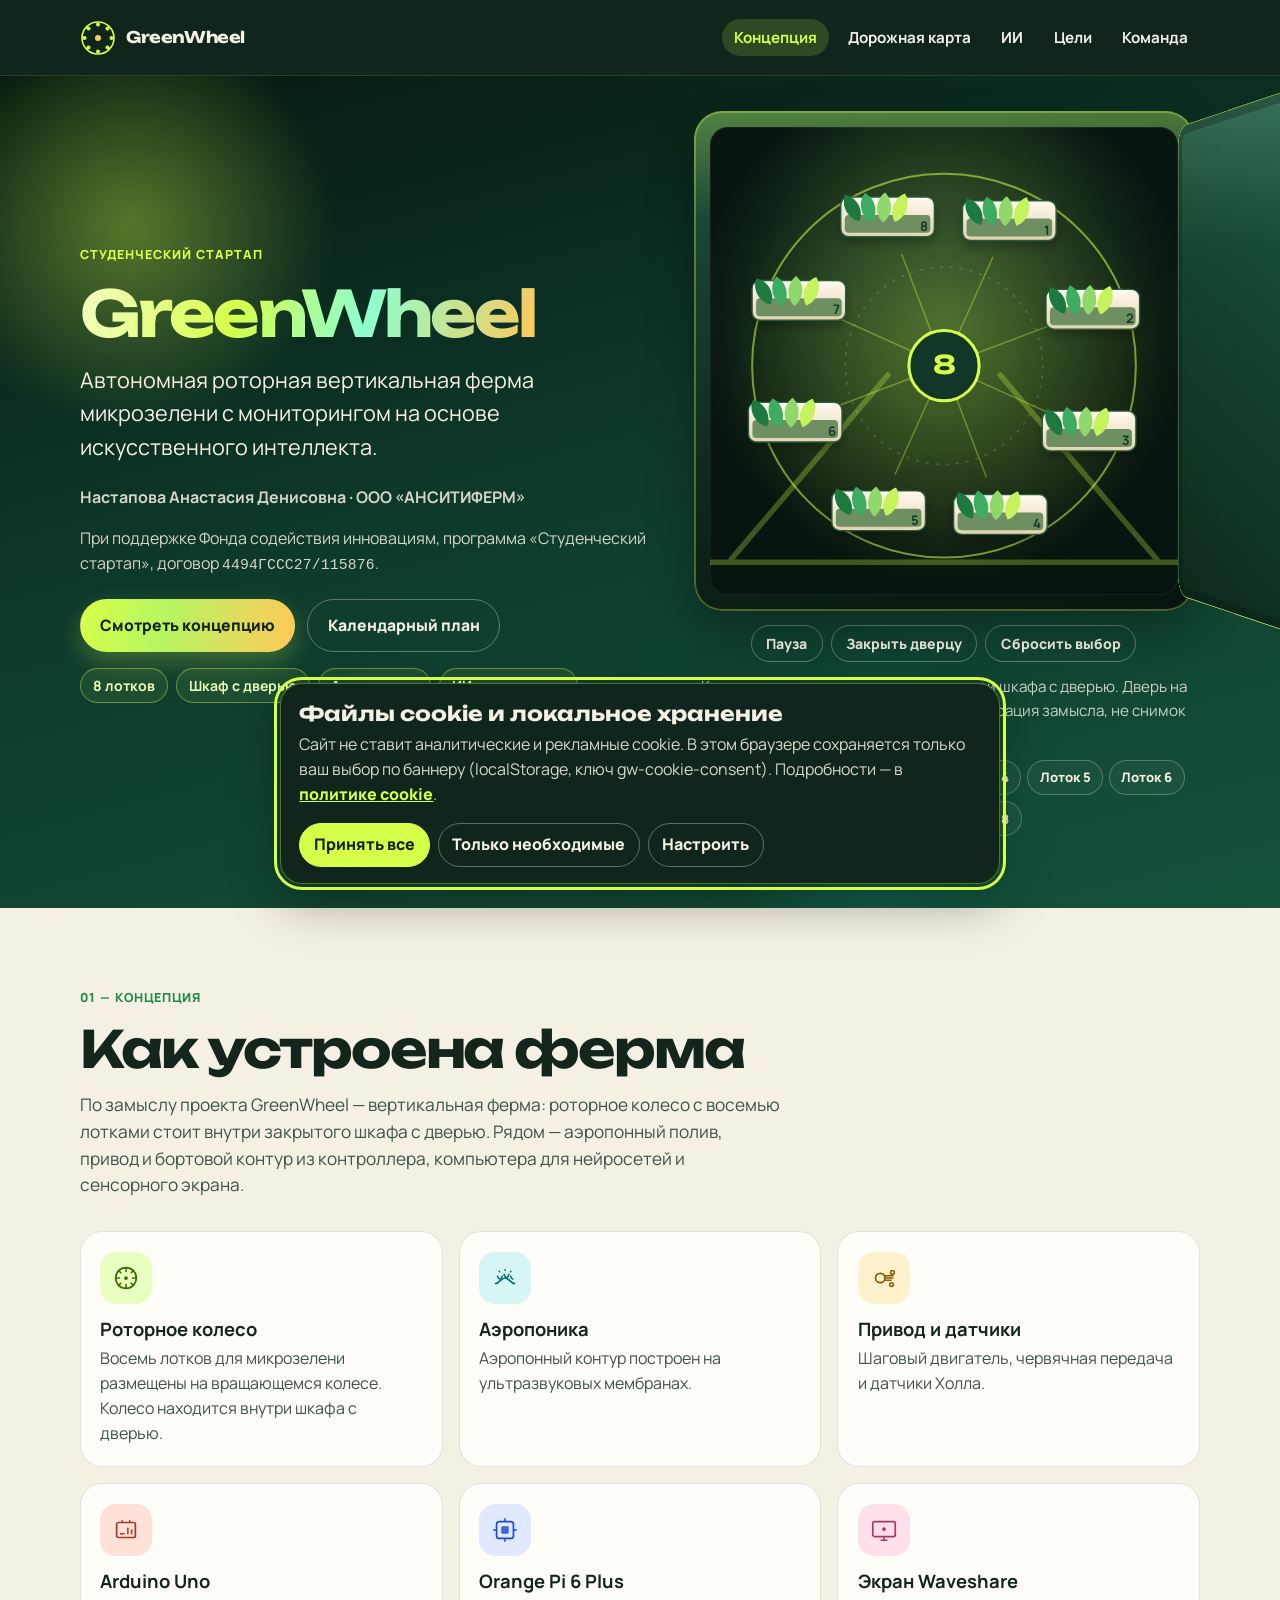
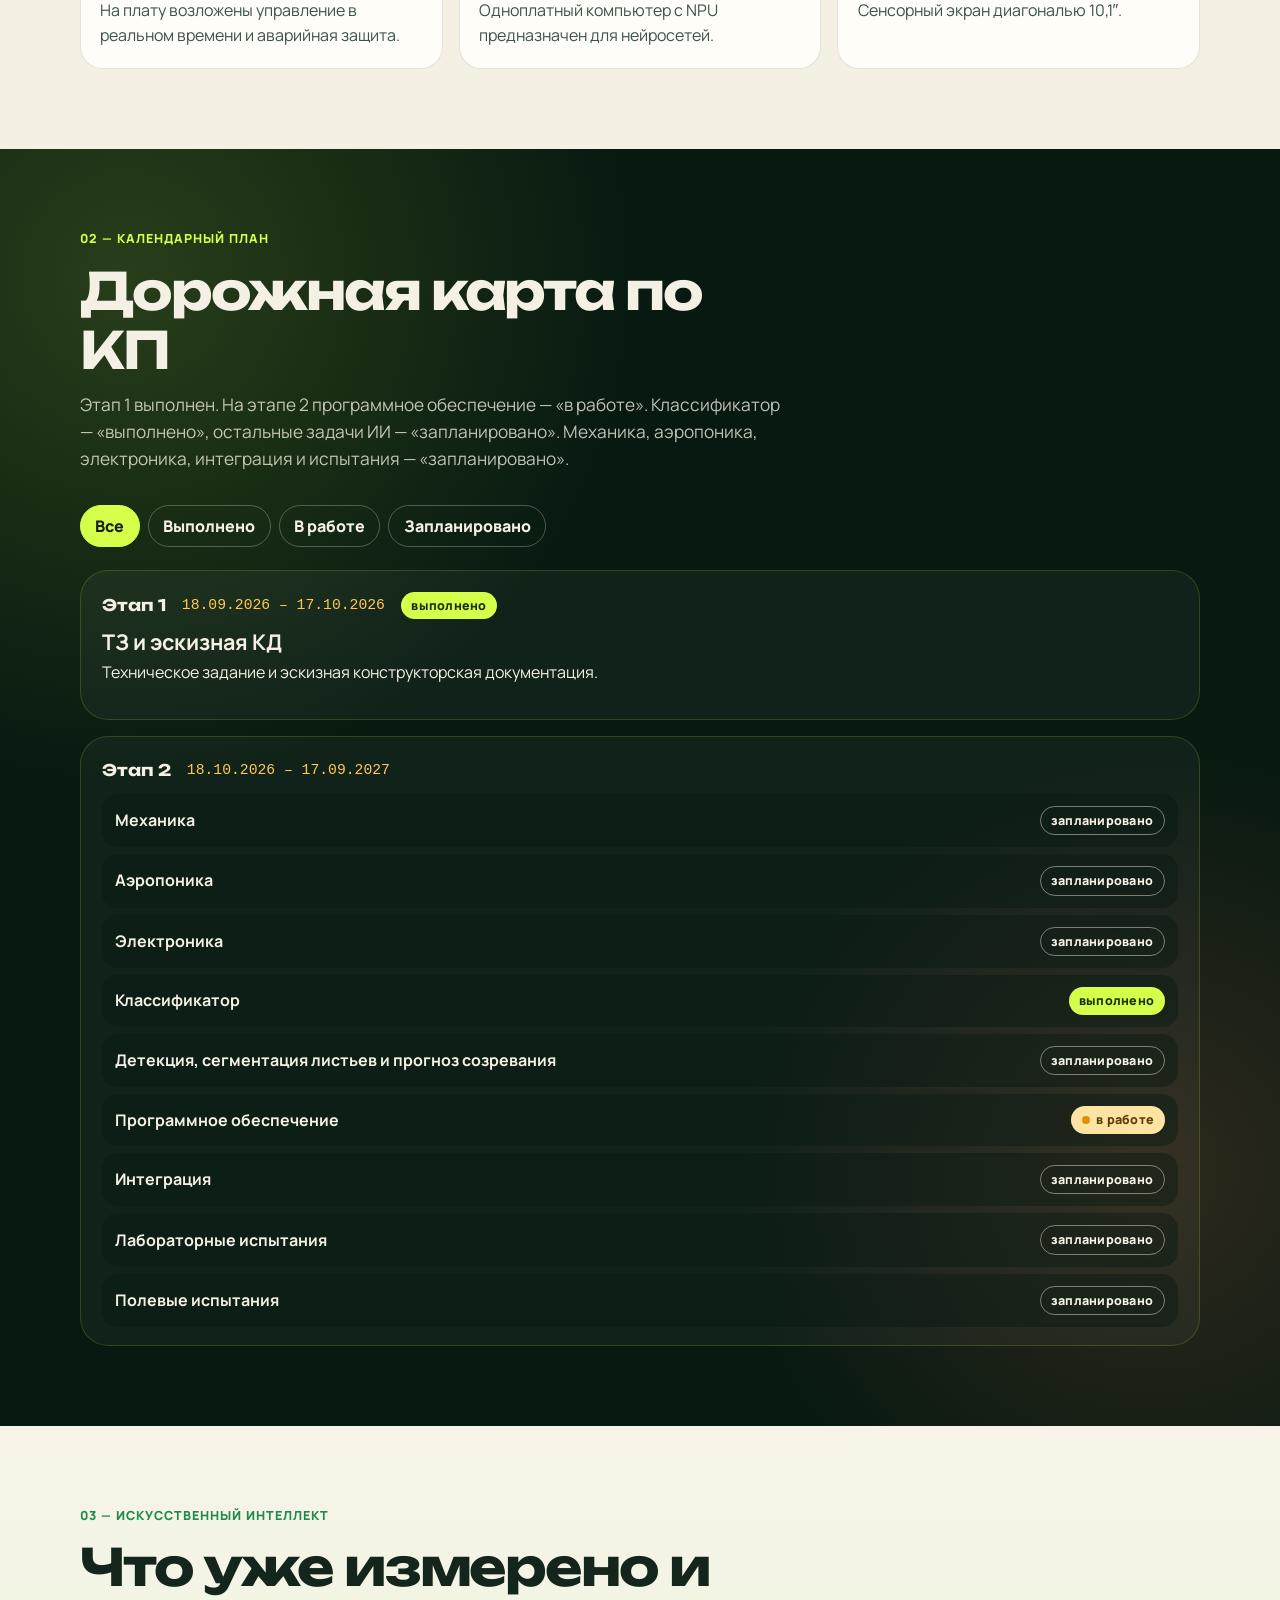
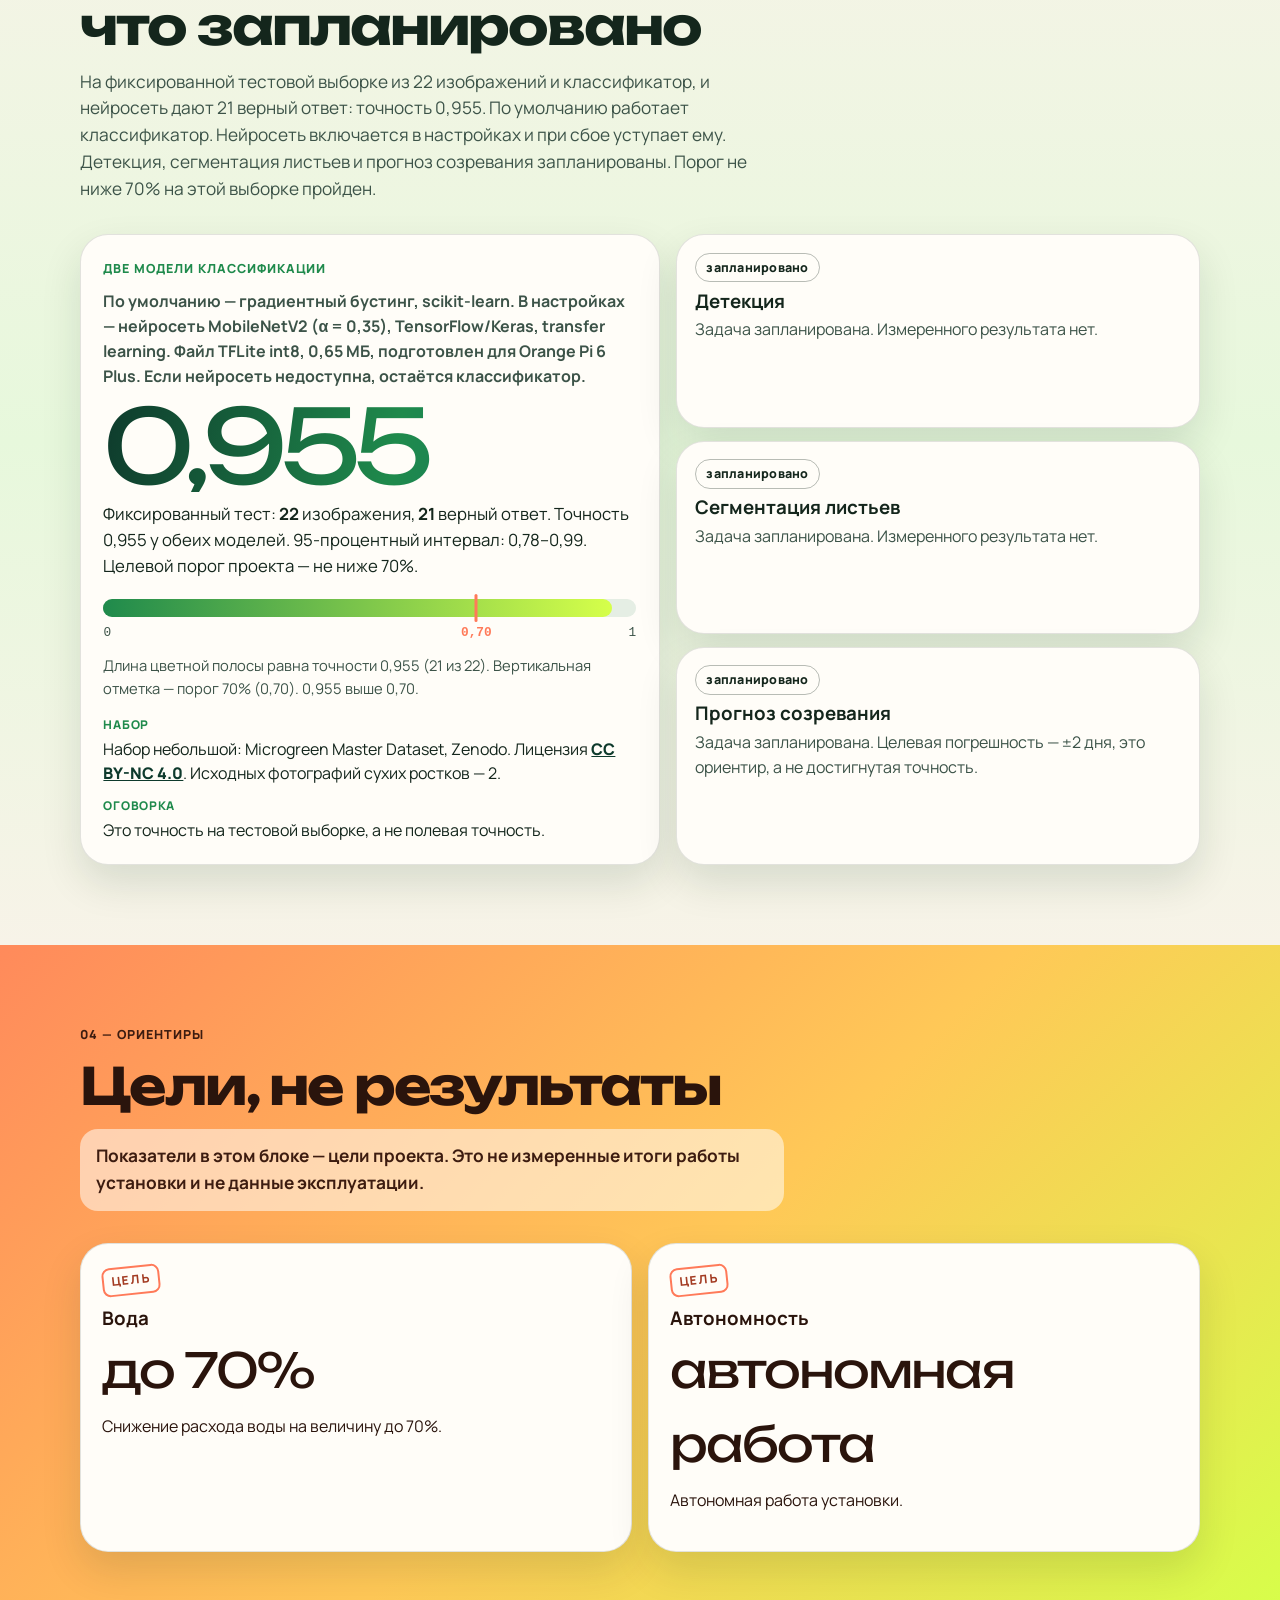
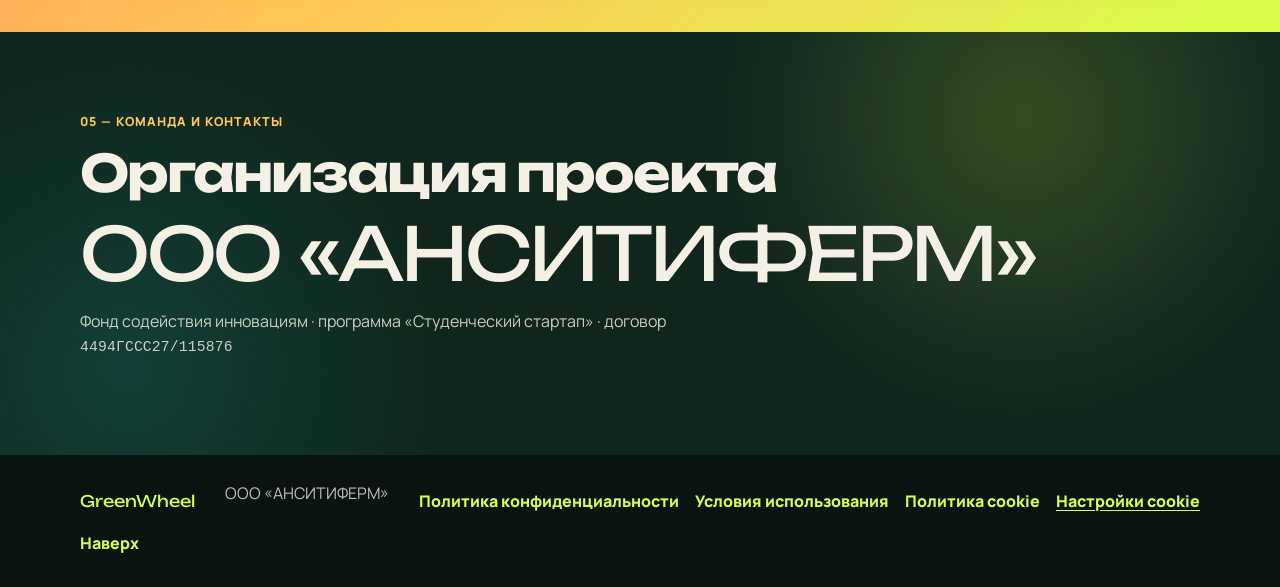
<file: index.html>
<!DOCTYPE html>
<html lang="ru">
<head>
  <meta charset="utf-8">
  <meta name="viewport" content="width=device-width, initial-scale=1">
  <title>GreenWheel — автономная роторная ферма микрозелени</title>
  <meta name="description" content="GreenWheel — автономная роторная вертикальная ферма микрозелени с ИИ-мониторингом. Студенческий стартап ООО «АНСИТИФЕРМ» при поддержке Фонда содействия инновациям.">
  <meta name="theme-color" content="#0e3a2c">
  <meta property="og:title" content="GreenWheel — автономная роторная ферма микрозелени">
  <meta property="og:description" content="Роторное колесо на 8 лотков внутри шкафа с дверью, аэропоника и мониторинг на основе искусственного интеллекта. ООО «АНСИТИФЕРМ», программа «Студенческий стартап».">
  <meta property="og:type" content="website">
  <meta property="og:url" content="https://whoviski.github.io/greenwheel-site/">
  <meta property="og:locale" content="ru_RU">
  <link rel="canonical" href="https://whoviski.github.io/greenwheel-site/">
  <link rel="icon" href="favicon.svg" type="image/svg+xml">
  <link rel="stylesheet" href="css/style.css">
  <script>document.documentElement.classList.add("js");</script>
</head>
<body>
  <a class="skip-link" href="#content">К содержанию</a>
  <div class="scroll-progress" aria-hidden="true"><span id="scroll-bar"></span></div>

  <header class="site-header" id="top">
    <nav class="nav" aria-label="Разделы страницы">
      <a class="logo" href="#top">
        <svg class="logo-mark" viewBox="0 0 36 36" aria-hidden="true">
          <circle cx="18" cy="18" r="16" fill="none" stroke="currentColor" stroke-width="1.6"/>
          <g class="logo-spin">
            <circle cx="18" cy="4.5" r="2" fill="currentColor"/>
            <circle cx="27.5" cy="8.5" r="2" fill="currentColor"/>
            <circle cx="31.5" cy="18" r="2" fill="currentColor"/>
            <circle cx="27.5" cy="27.5" r="2" fill="currentColor"/>
            <circle cx="18" cy="31.5" r="2" fill="currentColor"/>
            <circle cx="8.5" cy="27.5" r="2" fill="currentColor"/>
            <circle cx="4.5" cy="18" r="2" fill="currentColor"/>
            <circle cx="8.5" cy="8.5" r="2" fill="currentColor"/>
          </g>
          <circle cx="18" cy="18" r="3" fill="#ffc857"/>
        </svg>
        <span>GreenWheel</span>
      </a>
      <button class="nav-toggle" type="button" aria-expanded="false" aria-controls="site-menu">
        <span class="sr-only">Открыть меню</span>
        <span class="nav-toggle-bars" aria-hidden="true"></span>
      </button>
      <ul class="menu" id="site-menu">
        <li><a href="#concept">Концепция</a></li>
        <li><a href="#roadmap">Дорожная карта</a></li>
        <li><a href="#ai">ИИ</a></li>
        <li><a href="#goals">Цели</a></li>
        <li><a href="#team">Команда</a></li>
      </ul>
    </nav>
  </header>

  <main id="content">
    <section class="hero" aria-labelledby="hero-title">
      <div class="hero-bg" aria-hidden="true">
        <span class="blob blob-a"></span>
        <span class="blob blob-b"></span>
        <span class="blob blob-c"></span>
      </div>
      <div class="container hero-grid">
        <div class="hero-copy">
          <p class="eyebrow reveal">Студенческий стартап</p>
          <h1 id="hero-title" class="reveal" style="--d: 60ms"><span class="gradient-text">GreenWheel</span></h1>
          <p class="lead reveal" style="--d: 120ms">Автономная роторная вертикальная ферма микрозелени с мониторингом на основе искусственного интеллекта.</p>
          <p class="byline reveal" style="--d: 180ms">Настапова Анастасия Денисовна · ООО «АНСИТИФЕРМ»</p>
          <p class="support reveal" style="--d: 220ms">При поддержке Фонда содействия инновациям, программа «Студенческий стартап», договор <span class="contract">4494ГССС27/115876</span>.</p>
          <div class="hero-actions reveal" style="--d: 280ms">
            <a class="btn btn-primary" href="#concept">Смотреть концепцию</a>
            <a class="btn btn-ghost" href="#roadmap">Календарный план</a>
          </div>
          <ul class="pills reveal" style="--d: 340ms">
            <li>8 лотков</li>
            <li>Шкаф с дверью</li>
            <li>Аэропоника</li>
            <li>ИИ-мониторинг</li>
          </ul>
        </div>

        <div class="hero-visual reveal" style="--d: 160ms">
          <div class="cabinet" id="cabinet">
            <div class="cabinet-shell">
              <div class="cabinet-interior">
          <div class="wheel-wrap" id="wheel-wrap">
            <svg class="wheel-svg" viewBox="0 0 200 200" role="img" aria-label="Роторное колесо с восемью лотками внутри шкафа с дверью">
              <circle cx="100" cy="100" r="78" fill="none" stroke="rgba(214,255,74,0.35)" stroke-width="2"/>
              <circle cx="100" cy="100" r="46" fill="none" stroke="rgba(255,255,255,0.18)" stroke-dasharray="3 6"/>
              <g class="spin">
                <g stroke="rgba(214,255,74,0.45)" stroke-width="1.4">
                  <line x1="100" y1="100" x2="100" y2="36"/>
                  <line x1="100" y1="100" x2="145" y2="55"/>
                  <line x1="100" y1="100" x2="164" y2="100"/>
                  <line x1="100" y1="100" x2="145" y2="145"/>
                  <line x1="100" y1="100" x2="100" y2="164"/>
                  <line x1="100" y1="100" x2="55" y2="145"/>
                  <line x1="100" y1="100" x2="36" y2="100"/>
                  <line x1="100" y1="100" x2="55" y2="55"/>
                </g>
                <g fill="#f4efe2" stroke="#245c40" stroke-width="1.2">
                  <rect x="82" y="22" width="36" height="16" rx="4"/>
                  <rect x="130" y="44" width="36" height="16" rx="4"/>
                  <rect x="156" y="92" width="36" height="16" rx="4"/>
                  <rect x="130" y="140" width="36" height="16" rx="4"/>
                  <rect x="82" y="162" width="36" height="16" rx="4"/>
                  <rect x="34" y="140" width="36" height="16" rx="4"/>
                  <rect x="8" y="92" width="36" height="16" rx="4"/>
                  <rect x="34" y="44" width="36" height="16" rx="4"/>
                </g>
                <g fill="#2f9e57">
                  <ellipse cx="92" cy="27" rx="2.2" ry="4"/>
                  <ellipse cx="100" cy="26" rx="2.2" ry="4.4"/>
                  <ellipse cx="108" cy="27" rx="2.2" ry="3.6"/>
                  <ellipse cx="140" cy="49" rx="2.2" ry="4"/>
                  <ellipse cx="148" cy="48" rx="2.2" ry="4.4"/>
                  <ellipse cx="156" cy="49" rx="2.2" ry="3.6"/>
                  <ellipse cx="166" cy="97" rx="2.2" ry="4"/>
                  <ellipse cx="174" cy="96" rx="2.2" ry="4.4"/>
                  <ellipse cx="182" cy="97" rx="2.2" ry="3.6"/>
                  <ellipse cx="140" cy="145" rx="2.2" ry="4"/>
                  <ellipse cx="148" cy="144" rx="2.2" ry="4.4"/>
                  <ellipse cx="156" cy="145" rx="2.2" ry="3.6"/>
                  <ellipse cx="92" cy="167" rx="2.2" ry="4"/>
                  <ellipse cx="100" cy="166" rx="2.2" ry="4.4"/>
                  <ellipse cx="108" cy="167" rx="2.2" ry="3.6"/>
                  <ellipse cx="44" cy="145" rx="2.2" ry="4"/>
                  <ellipse cx="52" cy="144" rx="2.2" ry="4.4"/>
                  <ellipse cx="60" cy="145" rx="2.2" ry="3.6"/>
                  <ellipse cx="18" cy="97" rx="2.2" ry="4"/>
                  <ellipse cx="26" cy="96" rx="2.2" ry="4.4"/>
                  <ellipse cx="34" cy="97" rx="2.2" ry="3.6"/>
                  <ellipse cx="44" cy="49" rx="2.2" ry="4"/>
                  <ellipse cx="52" cy="48" rx="2.2" ry="4.4"/>
                  <ellipse cx="60" cy="49" rx="2.2" ry="3.6"/>
                </g>
              </g>
              <circle cx="100" cy="100" r="16" fill="#123728" stroke="#d6ff4a" stroke-width="2"/>
              <text x="100" y="105" text-anchor="middle" fill="#d6ff4a" font-size="12" font-family="Manrope, sans-serif" font-weight="700">8</text>
            </svg>
            <canvas id="wheel" width="640" height="640" aria-hidden="true"></canvas>
            <div class="wheel-tip" id="wheel-tip" hidden></div>
          </div>
              </div>
              <button class="cabinet-door" id="cabinet-door" type="button" aria-expanded="false" aria-controls="wheel-wrap">
                <span class="cabinet-door-copy" aria-hidden="true">
                  <span class="cabinet-kicker">Шкаф</span>
                  <span class="cabinet-brand">GreenWheel</span>
                </span>
                <span class="cabinet-handle" aria-hidden="true"></span>
                <span class="sr-only">Открыть дверцу шкафа</span>
              </button>
            </div>
          </div>
          <div class="wheel-controls">
            <button class="btn btn-ghost btn-small" type="button" id="wheel-toggle" aria-pressed="false">Пауза</button>
            <button class="btn btn-ghost btn-small" type="button" id="cabinet-toggle" aria-pressed="false">Открыть дверцу</button>
            <button class="btn btn-ghost btn-small" type="button" id="wheel-reset">Сбросить выбор</button>
          </div>
          <p class="wheel-caption" id="wheel-status" aria-live="polite">Колесо с восемью лотками стоит внутри шкафа с дверью. Дверь на схеме открывается. Вращение — иллюстрация замысла, не снимок установки.</p>
          <div class="tray-picker" role="group" aria-label="Лотки колеса">
            <button type="button" data-tray="0">Лоток 1</button>
            <button type="button" data-tray="1">Лоток 2</button>
            <button type="button" data-tray="2">Лоток 3</button>
            <button type="button" data-tray="3">Лоток 4</button>
            <button type="button" data-tray="4">Лоток 5</button>
            <button type="button" data-tray="5">Лоток 6</button>
            <button type="button" data-tray="6">Лоток 7</button>
            <button type="button" data-tray="7">Лоток 8</button>
          </div>
        </div>
      </div>
    </section>

    <section class="section section-concept" id="concept" aria-labelledby="concept-title">
      <div class="container">
        <div class="section-head reveal">
          <p class="kicker">01 — Концепция</p>
          <h2 id="concept-title">Как устроена ферма</h2>
          <p class="section-lead">По замыслу проекта GreenWheel — вертикальная ферма: роторное колесо с восемью лотками стоит внутри закрытого шкафа с дверью. Рядом — аэропонный полив, привод и бортовой контур из контроллера, компьютера для нейросетей и сенсорного экрана.</p>
        </div>
        <ul class="cards">
          <li class="card reveal" style="--d: 40ms">
            <span class="icon icon-lime" aria-hidden="true">
              <svg viewBox="0 0 32 32"><circle cx="16" cy="16" r="11" fill="none" stroke="currentColor" stroke-width="1.8"/><circle cx="16" cy="16" r="2" fill="currentColor"/><path d="M16 5v4M16 23v4M5 16h4M23 16h4M8 8l2.5 2.5M21.5 21.5 24 24M24 8l-2.5 2.5M8 24l2.5-2.5" stroke="currentColor" stroke-width="1.6" stroke-linecap="round"/></svg>
            </span>
            <h3>Роторное колесо</h3>
            <p>Восемь лотков для микрозелени размещены на вращающемся колесе. Колесо находится внутри шкафа с дверью.</p>
          </li>
          <li class="card reveal" style="--d: 90ms">
            <span class="icon icon-teal" aria-hidden="true">
              <svg viewBox="0 0 32 32"><path d="M6 22c4-1 6-6 10-6s6 5 10 6" fill="none" stroke="currentColor" stroke-width="1.8" stroke-linecap="round"/><path d="M8 14c.5 2 1.5 3 2.5 3S12.5 16 13 14M15 12c.6 2.4 1.6 3.4 2.6 3.4S19.6 14.4 20.2 12M22 14c.5 2 1.5 3 2.5 3" fill="none" stroke="currentColor" stroke-width="1.6" stroke-linecap="round"/><circle cx="10" cy="9" r="1" fill="currentColor"/><circle cx="16" cy="7.5" r="1" fill="currentColor"/><circle cx="22" cy="9" r="1" fill="currentColor"/></svg>
            </span>
            <h3>Аэропоника</h3>
            <p>Аэропонный контур построен на ультразвуковых мембранах.</p>
          </li>
          <li class="card reveal" style="--d: 140ms">
            <span class="icon icon-amber" aria-hidden="true">
              <svg viewBox="0 0 32 32"><circle cx="12" cy="16" r="5" fill="none" stroke="currentColor" stroke-width="1.8"/><path d="M16.5 13.5h9M16.5 16h9M16.5 18.5h7" stroke="currentColor" stroke-width="1.6" stroke-linecap="round"/><circle cx="25" cy="10" r="2" fill="none" stroke="currentColor" stroke-width="1.6"/><circle cx="24" cy="23" r="2" fill="none" stroke="currentColor" stroke-width="1.6"/></svg>
            </span>
            <h3>Привод и датчики</h3>
            <p>Шаговый двигатель, червячная передача и датчики Холла.</p>
          </li>
          <li class="card reveal" style="--d: 190ms">
            <span class="icon icon-coral" aria-hidden="true">
              <svg viewBox="0 0 32 32"><rect x="6" y="8" width="20" height="16" rx="2" fill="none" stroke="currentColor" stroke-width="1.8"/><path d="M10 20h4M18 14v6M22 16v4" stroke="currentColor" stroke-width="1.6" stroke-linecap="round"/><path d="M12 8V6M20 8V6" stroke="currentColor" stroke-width="1.6" stroke-linecap="round"/></svg>
            </span>
            <h3>Arduino Uno</h3>
            <p>На плату возложены управление в реальном времени и аварийная защита.</p>
          </li>
          <li class="card reveal" style="--d: 240ms">
            <span class="icon icon-blue" aria-hidden="true">
              <svg viewBox="0 0 32 32"><rect x="7" y="7" width="18" height="18" rx="3" fill="none" stroke="currentColor" stroke-width="1.8"/><rect x="12" y="12" width="8" height="8" rx="1.5" fill="currentColor" opacity="0.85"/><path d="M16 7V4M16 28v-3M7 16H4M28 16h-3" stroke="currentColor" stroke-width="1.6" stroke-linecap="round"/></svg>
            </span>
            <h3>Orange Pi 6 Plus</h3>
            <p>Одноплатный компьютер с NPU предназначен для нейросетей.</p>
          </li>
          <li class="card reveal" style="--d: 290ms">
            <span class="icon icon-rose" aria-hidden="true">
              <svg viewBox="0 0 32 32"><rect x="4" y="7" width="24" height="16" rx="2" fill="none" stroke="currentColor" stroke-width="1.8"/><path d="M13 27h6M16 23v4" stroke="currentColor" stroke-width="1.6" stroke-linecap="round"/><circle cx="16" cy="15" r="2" fill="currentColor"/></svg>
            </span>
            <h3>Экран Waveshare</h3>
            <p>Сенсорный экран диагональю 10,1″.</p>
          </li>
        </ul>
      </div>
    </section>

    <section class="section section-roadmap" id="roadmap" aria-labelledby="roadmap-title">
      <div class="container">
        <div class="section-head reveal">
          <p class="kicker">02 — Календарный план</p>
          <h2 id="roadmap-title">Дорожная карта по КП</h2>
          <p class="section-lead">Этап 1 выполнен. На этапе 2 программное обеспечение — «в работе». Классификатор — «выполнено», остальные задачи ИИ — «запланировано». Механика, аэропоника, электроника, интеграция и испытания — «запланировано».</p>
        </div>
        <div class="filters reveal" role="group" aria-label="Фильтр пунктов по статусу">
          <button type="button" class="is-active" data-filter="all" aria-pressed="true">Все</button>
          <button type="button" data-filter="done" aria-pressed="false">Выполнено</button>
          <button type="button" data-filter="active" aria-pressed="false">В работе</button>
          <button type="button" data-filter="planned" aria-pressed="false">Запланировано</button>
        </div>
        <div class="timeline">
          <article class="stage reveal" id="stage-1" data-status="done" style="--d: 40ms">
            <header class="stage-head">
              <p class="stage-index">Этап 1</p>
              <p class="stage-dates">18.09.2026 – 17.10.2026</p>
              <p class="badge badge-done">выполнено</p>
            </header>
            <h3>ТЗ и эскизная КД</h3>
            <p>Техническое задание и эскизная конструкторская документация.</p>
          </article>
          <article class="stage reveal" id="stage-2" style="--d: 100ms">
            <header class="stage-head">
              <p class="stage-index">Этап 2</p>
              <p class="stage-dates">18.10.2026 – 17.09.2027</p>
            </header>
            <ul class="tasks">
              <li data-status="planned">
                <span class="task-name">Механика</span>
                <span class="badge badge-planned">запланировано</span>
              </li>
              <li data-status="planned">
                <span class="task-name">Аэропоника</span>
                <span class="badge badge-planned">запланировано</span>
              </li>
              <li data-status="planned">
                <span class="task-name">Электроника</span>
                <span class="badge badge-planned">запланировано</span>
              </li>
              <li data-status="done">
                <span class="task-name">Классификатор</span>
                <span class="badge badge-done">выполнено</span>
              </li>
              <li data-status="planned">
                <span class="task-name">Детекция, сегментация листьев и прогноз созревания</span>
                <span class="badge badge-planned">запланировано</span>
              </li>
              <li data-status="active">
                <span class="task-name">Программное обеспечение</span>
                <span class="badge badge-active"><i aria-hidden="true"></i>в работе</span>
              </li>
              <li data-status="planned">
                <span class="task-name">Интеграция</span>
                <span class="badge badge-planned">запланировано</span>
              </li>
              <li data-status="planned">
                <span class="task-name">Лабораторные испытания</span>
                <span class="badge badge-planned">запланировано</span>
              </li>
              <li data-status="planned">
                <span class="task-name">Полевые испытания</span>
                <span class="badge badge-planned">запланировано</span>
              </li>
            </ul>
          </article>
        </div>
        <p class="filter-empty" id="filter-empty" hidden>Нет пунктов с выбранным статусом.</p>
      </div>
    </section>

    <section class="section section-ai" id="ai" aria-labelledby="ai-title">
      <div class="container">
        <div class="section-head reveal">
          <p class="kicker">03 — Искусственный интеллект</p>
          <h2 id="ai-title">Что уже измерено и что запланировано</h2>
          <p class="section-lead">На фиксированной тестовой выборке из 22 изображений и классификатор, и нейросеть дают 21 верный ответ: точность 0,955. По умолчанию работает классификатор. Нейросеть включается в настройках и при сбое уступает ему. Детекция, сегментация листьев и прогноз созревания запланированы. Порог не ниже 70% на этой выборке пройден.</p>
        </div>
        <div class="ai-grid">
          <article class="ai-result reveal">
            <p class="kicker">Две модели классификации</p>
            <p class="model-line">По умолчанию — градиентный бустинг, scikit-learn. В настройках — нейросеть MobileNetV2 (α = 0,35), TensorFlow/Keras, transfer learning. Файл TFLite int8, 0,65 МБ, подготовлен для Orange Pi 6 Plus. Если нейросеть недоступна, остаётся классификатор.</p>
            <p class="accuracy" id="accuracy-value">0,955</p>
            <p class="accuracy-note">Фиксированный тест: <strong>22</strong> изображения, <strong>21</strong> верный ответ. Точность 0,955 у обеих моделей. 95-процентный интервал: 0,78–0,99. Целевой порог проекта — не ниже 70%.</p>
            <div class="bar" role="img" aria-label="Точность 0,955: 21 верный ответ из 22 изображений. 95-процентный интервал от 0,78 до 0,99. Целевой порог не ниже 70 процентов.">
              <div class="bar-track">
                <div class="bar-fill" id="bar-fill" style="--target-width: 95.5%"></div>
                <div class="bar-mark" style="left: 70%" title="Порог 70%"></div>
              </div>
              <div class="bar-scale" aria-hidden="true">
                <span>0</span>
                <span class="bar-scale-target">0,70</span>
                <span>1</span>
              </div>
            </div>
            <p class="fine">Длина цветной полосы равна точности 0,955 (21 из 22). Вертикальная отметка — порог 70% (0,70). 0,955 выше 0,70.</p>
            <dl class="dataset-facts">
              <div>
                <dt>Набор</dt>
                <dd>Набор небольшой: Microgreen Master Dataset, Zenodo. Лицензия <a href="https://creativecommons.org/licenses/by-nc/4.0/deed.ru">CC BY-NC 4.0</a>. Исходных фотографий сухих ростков — 2.</dd>
              </div>
              <div>
                <dt>Оговорка</dt>
                <dd>Это точность на тестовой выборке, а не полевая точность.</dd>
              </div>
            </dl>
          </article>
          <div class="ai-planned">
            <article class="plan-card reveal" style="--d: 60ms">
              <p class="badge badge-planned">запланировано</p>
              <h3>Детекция</h3>
              <p>Задача запланирована. Измеренного результата нет.</p>
            </article>
            <article class="plan-card reveal" style="--d: 120ms">
              <p class="badge badge-planned">запланировано</p>
              <h3>Сегментация листьев</h3>
              <p>Задача запланирована. Измеренного результата нет.</p>
            </article>
            <article class="plan-card reveal" style="--d: 180ms">
              <p class="badge badge-planned">запланировано</p>
              <h3>Прогноз созревания</h3>
              <p>Задача запланирована. Целевая погрешность — ±2 дня, это ориентир, а не достигнутая точность.</p>
            </article>
          </div>
        </div>
      </div>
    </section>

    <section class="section section-goals" id="goals" aria-labelledby="goals-title">
      <div class="container">
        <div class="section-head reveal">
          <p class="kicker">04 — Ориентиры</p>
          <h2 id="goals-title">Цели, не результаты</h2>
          <p class="section-lead goal-disclaimer">Показатели в этом блоке — цели проекта. Это не измеренные итоги работы установки и не данные эксплуатации.</p>
        </div>
        <div class="goal-grid">
          <article class="goal-card reveal">
            <p class="stamp">Цель</p>
            <h3>Вода</h3>
            <p class="goal-figure">до 70%</p>
            <p>Снижение расхода воды на величину до 70%.</p>
          </article>
          <article class="goal-card reveal" style="--d: 80ms">
            <p class="stamp">Цель</p>
            <h3>Автономность</h3>
            <p class="goal-figure">автономная работа</p>
            <p>Автономная работа установки.</p>
          </article>
        </div>
      </div>
    </section>

    <section class="section section-team" id="team" aria-labelledby="team-title">
      <div class="container team-layout">
        <div class="reveal">
          <p class="kicker">05 — Команда и контакты</p>
          <h2 id="team-title">Организация проекта</h2>
        </div>
        <p class="company reveal" style="--d: 80ms">ООО «АНСИТИФЕРМ»</p>
        <p class="support-team reveal" style="--d: 140ms">Фонд содействия инновациям · программа «Студенческий стартап» · договор <span class="contract">4494ГССС27/115876</span></p>
      </div>
    </section>
  </main>

  <footer class="site-footer">
    <div class="container footer-grid">
      <p class="footer-brand">GreenWheel</p>
      <p>ООО «АНСИТИФЕРМ»</p>
      <nav class="footer-legal" aria-label="Правовые документы">
        <a href="privacy.html">Политика конфиденциальности</a>
        <a href="terms.html">Условия использования</a>
        <a href="cookies.html">Политика cookie</a>
        <button type="button" class="cookie-settings">Настройки cookie</button>
      </nav>
      <a href="#top">Наверх</a>
    </div>
  </footer>

  <script src="js/consent.js"></script>
  <script src="js/main.js"></script>
</body>
</html>
</file>
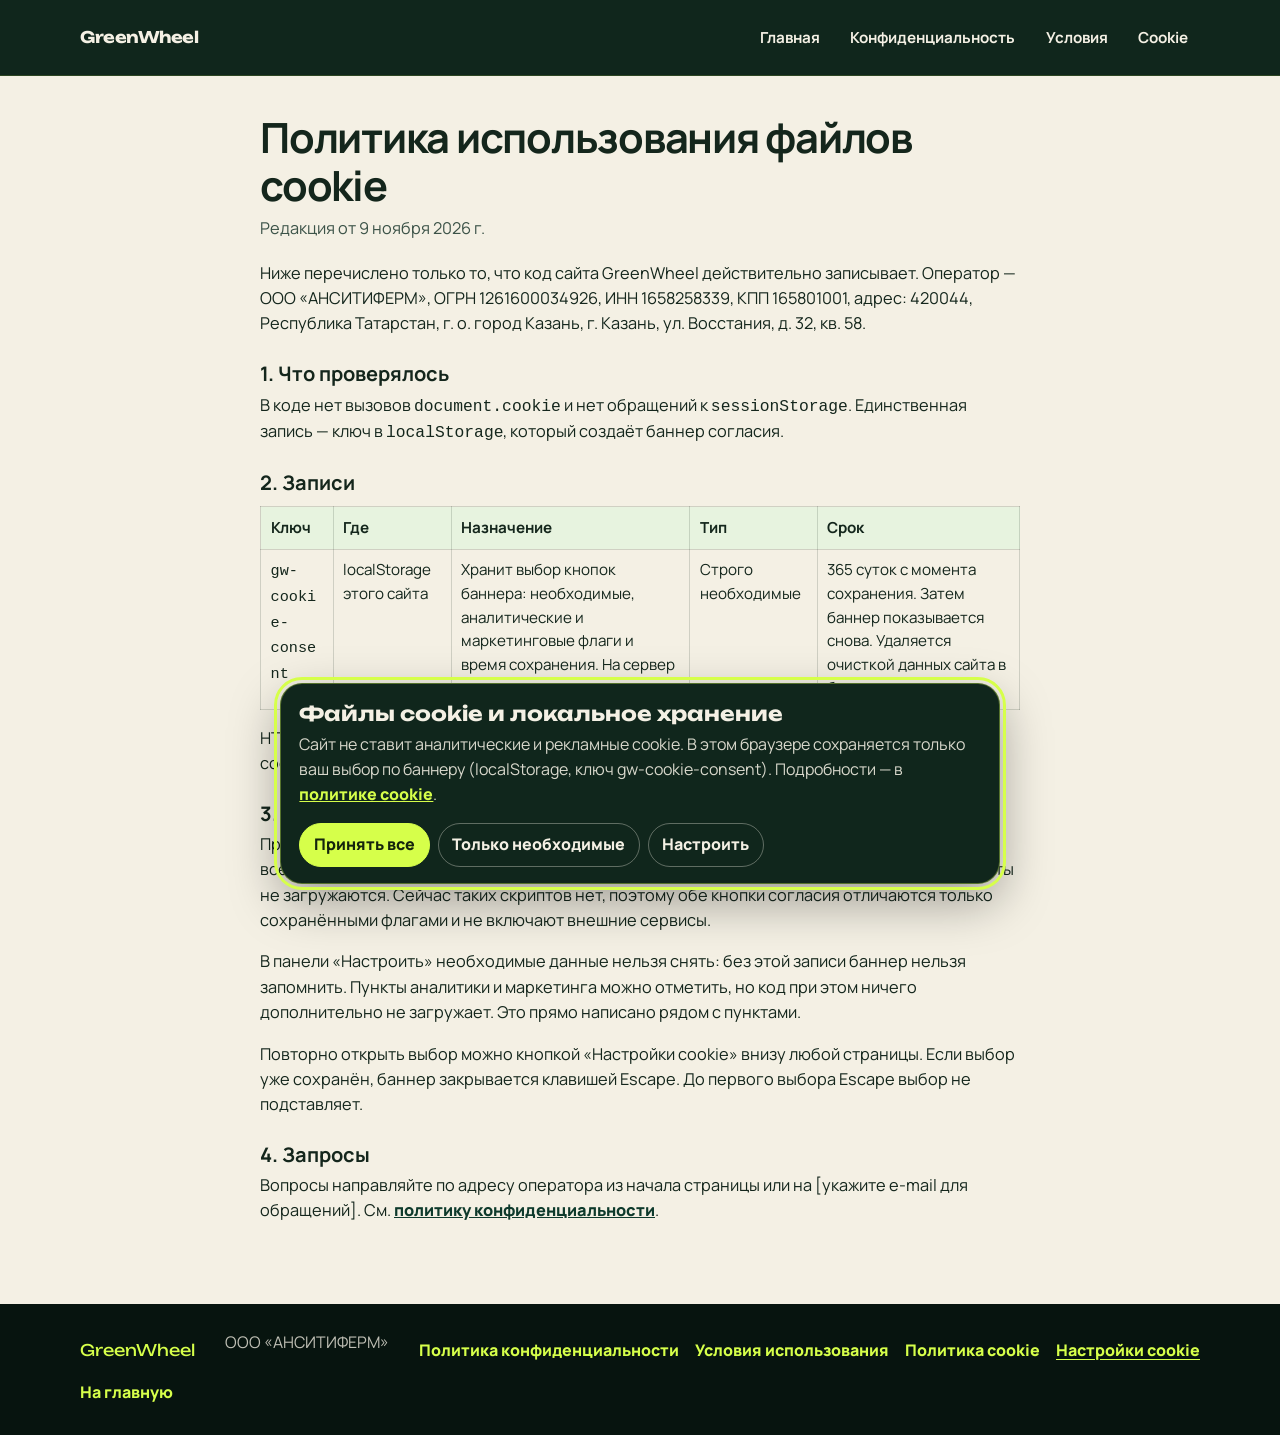
<file: cookies.html>
<!DOCTYPE html>
<html lang="ru">
<head>
  <meta charset="utf-8">
  <meta name="viewport" content="width=device-width, initial-scale=1">
  <title>Политика cookie — GreenWheel</title>
  <meta name="description" content="Какие cookie и ключи localStorage ставит сайт GreenWheel.">
  <meta property="og:title" content="Политика cookie — GreenWheel">
  <meta property="og:description" content="Единственная запись сайта — выбор в баннере согласия, ключ gw-cookie-consent.">
  <meta property="og:type" content="website">
  <meta property="og:url" content="https://whoviski.github.io/greenwheel-site/cookies.html">
  <meta property="og:locale" content="ru_RU">
  <link rel="canonical" href="https://whoviski.github.io/greenwheel-site/cookies.html">
  <link rel="icon" href="favicon.svg" type="image/svg+xml">
  <link rel="stylesheet" href="css/style.css">
</head>
<body class="legal-page">
  <a class="skip-link" href="#content">К содержанию</a>
  <header class="site-header">
    <nav class="nav" aria-label="Документы">
      <a class="logo" href="index.html"><span>GreenWheel</span></a>
      <ul class="menu legal-menu">
        <li><a href="index.html">Главная</a></li>
        <li><a href="privacy.html">Конфиденциальность</a></li>
        <li><a href="terms.html">Условия</a></li>
        <li><a href="cookies.html" aria-current="page">Cookie</a></li>
      </ul>
    </nav>
  </header>
  <main id="content" class="legal-doc">
    <h1>Политика использования файлов cookie</h1>
    <p class="edition">Редакция от 9 ноября 2026 г.</p>
    <p>Ниже перечислено только то, что код сайта GreenWheel действительно записывает. Оператор — ООО «АНСИТИФЕРМ», ОГРН 1261600034926, ИНН 1658258339, КПП 165801001, адрес: 420044, Республика Татарстан, г. о. город Казань, г. Казань, ул. Восстания, д. 32, кв. 58.</p>

    <h2>1. Что проверялось</h2>
    <p>В коде нет вызовов <code>document.cookie</code> и нет обращений к <code>sessionStorage</code>. Единственная запись — ключ в <code>localStorage</code>, который создаёт баннер согласия.</p>

    <h2>2. Записи</h2>
    <div class="legal-table-wrap">
      <table class="legal-table">
        <thead>
          <tr>
            <th>Ключ</th>
            <th>Где</th>
            <th>Назначение</th>
            <th>Тип</th>
            <th>Срок</th>
          </tr>
        </thead>
        <tbody>
          <tr>
            <td><code>gw-cookie-consent</code></td>
            <td>localStorage этого сайта</td>
            <td>Хранит выбор кнопок баннера: необходимые, аналитические и маркетинговые флаги и время сохранения. На сервер оператора не отправляется.</td>
            <td>Строго необходимые</td>
            <td>365 суток с момента сохранения. Затем баннер показывается снова. Удаляется очисткой данных сайта в браузере.</td>
          </tr>
        </tbody>
      </table>
    </div>
    <p>HTTP-cookie: нет. sessionStorage: нет. Аналитические и маркетинговые cookie: нет, соответствующие скрипты в коде не подключаются.</p>

    <h2>3. Баннер</h2>
    <p>При первом заходе и после истечения 365 суток показывается баннер с кнопками «Принять все», «Только необходимые» и «Настроить». Пока выбор не сохранён, необязательные скрипты не загружаются. Сейчас таких скриптов нет, поэтому обе кнопки согласия отличаются только сохранёнными флагами и не включают внешние сервисы.</p>
    <p>В панели «Настроить» необходимые данные нельзя снять: без этой записи баннер нельзя запомнить. Пункты аналитики и маркетинга можно отметить, но код при этом ничего дополнительно не загружает. Это прямо написано рядом с пунктами.</p>
    <p>Повторно открыть выбор можно кнопкой «Настройки cookie» внизу любой страницы. Если выбор уже сохранён, баннер закрывается клавишей Escape. До первого выбора Escape выбор не подставляет.</p>

    <h2>4. Запросы</h2>
    <p>Вопросы направляйте по адресу оператора из начала страницы или на [укажите e-mail для обращений]. См. <a href="privacy.html">политику конфиденциальности</a>.</p>
  </main>
  <footer class="site-footer">
    <div class="container footer-grid">
      <p class="footer-brand">GreenWheel</p>
      <p>ООО «АНСИТИФЕРМ»</p>
      <nav class="footer-legal" aria-label="Правовые документы">
        <a href="privacy.html">Политика конфиденциальности</a>
        <a href="terms.html">Условия использования</a>
        <a href="cookies.html">Политика cookie</a>
        <button type="button" class="cookie-settings">Настройки cookie</button>
      </nav>
      <a href="index.html">На главную</a>
    </div>
  </footer>
  <script src="js/consent.js"></script>
</body>
</html>
</file>
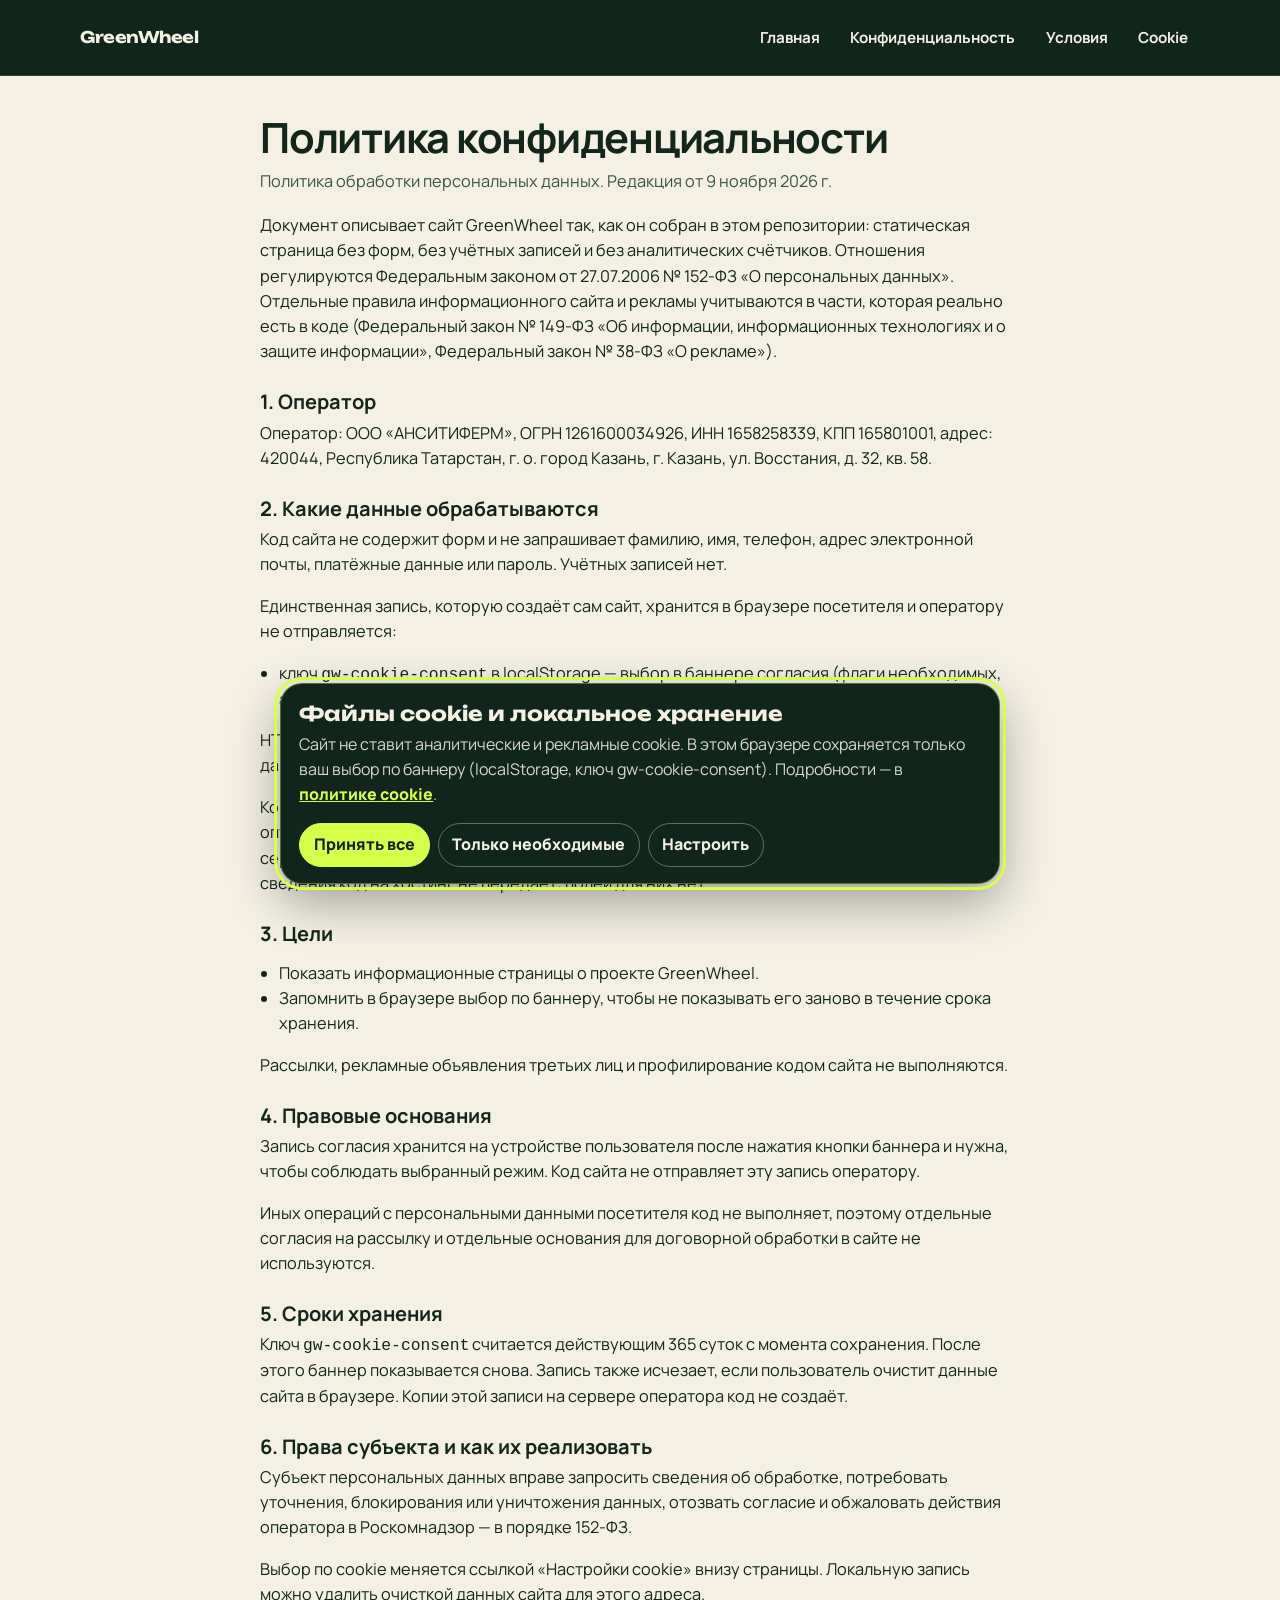
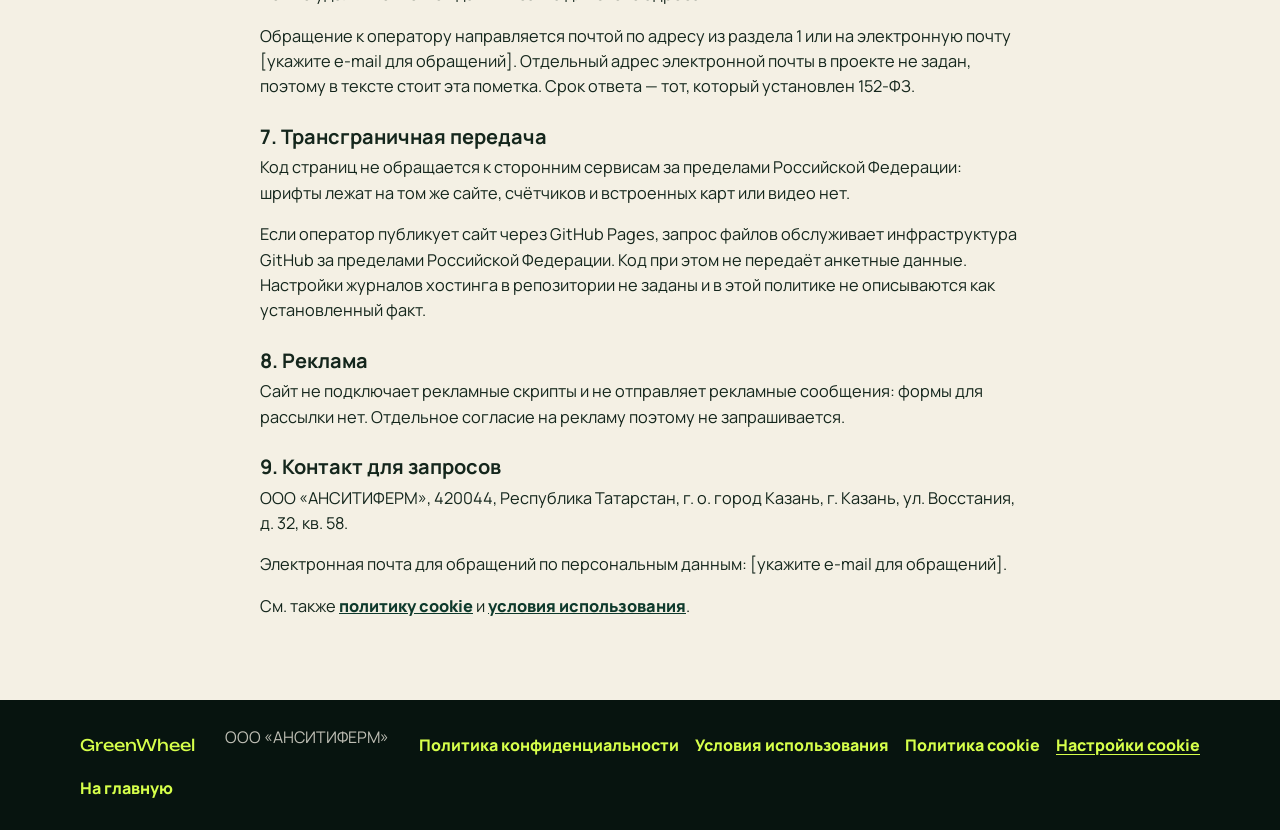
<file: privacy.html>
<!DOCTYPE html>
<html lang="ru">
<head>
  <meta charset="utf-8">
  <meta name="viewport" content="width=device-width, initial-scale=1">
  <title>Политика конфиденциальности — GreenWheel</title>
  <meta name="description" content="Политика обработки персональных данных сайта GreenWheel. Оператор — ООО «АНСИТИФЕРМ».">
  <meta property="og:title" content="Политика конфиденциальности — GreenWheel">
  <meta property="og:description" content="Какие данные обрабатывает информационный сайт GreenWheel и как направить запрос оператору.">
  <meta property="og:type" content="website">
  <meta property="og:url" content="https://whoviski.github.io/greenwheel-site/privacy.html">
  <meta property="og:locale" content="ru_RU">
  <link rel="canonical" href="https://whoviski.github.io/greenwheel-site/privacy.html">
  <link rel="icon" href="favicon.svg" type="image/svg+xml">
  <link rel="stylesheet" href="css/style.css">
</head>
<body class="legal-page">
  <a class="skip-link" href="#content">К содержанию</a>
  <header class="site-header">
    <nav class="nav" aria-label="Документы">
      <a class="logo" href="index.html"><span>GreenWheel</span></a>
      <ul class="menu legal-menu">
        <li><a href="index.html">Главная</a></li>
        <li><a href="privacy.html" aria-current="page">Конфиденциальность</a></li>
        <li><a href="terms.html">Условия</a></li>
        <li><a href="cookies.html">Cookie</a></li>
      </ul>
    </nav>
  </header>
  <main id="content" class="legal-doc">
    <h1>Политика конфиденциальности</h1>
    <p class="edition">Политика обработки персональных данных. Редакция от 9 ноября 2026 г.</p>
    <p>Документ описывает сайт GreenWheel так, как он собран в этом репозитории: статическая страница без форм, без учётных записей и без аналитических счётчиков. Отношения регулируются Федеральным законом от 27.07.2006 № 152-ФЗ «О персональных данных». Отдельные правила информационного сайта и рекламы учитываются в части, которая реально есть в коде (Федеральный закон № 149-ФЗ «Об информации, информационных технологиях и о защите информации», Федеральный закон № 38-ФЗ «О рекламе»).</p>

    <h2>1. Оператор</h2>
    <p>Оператор: ООО «АНСИТИФЕРМ», ОГРН 1261600034926, ИНН 1658258339, КПП 165801001, адрес: 420044, Республика Татарстан, г. о. город Казань, г. Казань, ул. Восстания, д. 32, кв. 58.</p>

    <h2>2. Какие данные обрабатываются</h2>
    <p>Код сайта не содержит форм и не запрашивает фамилию, имя, телефон, адрес электронной почты, платёжные данные или пароль. Учётных записей нет.</p>
    <p>Единственная запись, которую создаёт сам сайт, хранится в браузере посетителя и оператору не отправляется:</p>
    <ul>
      <li>ключ <code>gw-cookie-consent</code> в localStorage — выбор в баннере согласия (флаги необходимых, аналитических и маркетинговых категорий и момент сохранения).</li>
    </ul>
    <p>HTTP-cookie код не ставит. sessionStorage код не использует. Журналов с персональными данными в коде нет.</p>
    <p>Когда браузер открывает страницу, он запрашивает её файлы у сервера, на котором сайт опубликован. Этот репозиторий подготовлен к публикации на GitHub Pages и не настраивает серверные журналы. Состав таких журналов здесь не утверждается. Отдельные анкетные сведения код на хостинг не передаёт: полей для них нет.</p>

    <h2>3. Цели</h2>
    <ul>
      <li>Показать информационные страницы о проекте GreenWheel.</li>
      <li>Запомнить в браузере выбор по баннеру, чтобы не показывать его заново в течение срока хранения.</li>
    </ul>
    <p>Рассылки, рекламные объявления третьих лиц и профилирование кодом сайта не выполняются.</p>

    <h2>4. Правовые основания</h2>
    <p>Запись согласия хранится на устройстве пользователя после нажатия кнопки баннера и нужна, чтобы соблюдать выбранный режим. Код сайта не отправляет эту запись оператору.</p>
    <p>Иных операций с персональными данными посетителя код не выполняет, поэтому отдельные согласия на рассылку и отдельные основания для договорной обработки в сайте не используются.</p>

    <h2>5. Сроки хранения</h2>
    <p>Ключ <code>gw-cookie-consent</code> считается действующим 365 суток с момента сохранения. После этого баннер показывается снова. Запись также исчезает, если пользователь очистит данные сайта в браузере. Копии этой записи на сервере оператора код не создаёт.</p>

    <h2>6. Права субъекта и как их реализовать</h2>
    <p>Субъект персональных данных вправе запросить сведения об обработке, потребовать уточнения, блокирования или уничтожения данных, отозвать согласие и обжаловать действия оператора в Роскомнадзор — в порядке 152-ФЗ.</p>
    <p>Выбор по cookie меняется ссылкой «Настройки cookie» внизу страницы. Локальную запись можно удалить очисткой данных сайта для этого адреса.</p>
    <p>Обращение к оператору направляется почтой по адресу из раздела 1 или на электронную почту [укажите e-mail для обращений]. Отдельный адрес электронной почты в проекте не задан, поэтому в тексте стоит эта пометка. Срок ответа — тот, который установлен 152-ФЗ.</p>

    <h2>7. Трансграничная передача</h2>
    <p>Код страниц не обращается к сторонним сервисам за пределами Российской Федерации: шрифты лежат на том же сайте, счётчиков и встроенных карт или видео нет.</p>
    <p>Если оператор публикует сайт через GitHub Pages, запрос файлов обслуживает инфраструктура GitHub за пределами Российской Федерации. Код при этом не передаёт анкетные данные. Настройки журналов хостинга в репозитории не заданы и в этой политике не описываются как установленный факт.</p>

    <h2>8. Реклама</h2>
    <p>Сайт не подключает рекламные скрипты и не отправляет рекламные сообщения: формы для рассылки нет. Отдельное согласие на рекламу поэтому не запрашивается.</p>

    <h2>9. Контакт для запросов</h2>
    <p>ООО «АНСИТИФЕРМ», 420044, Республика Татарстан, г. о. город Казань, г. Казань, ул. Восстания, д. 32, кв. 58.</p>
    <p>Электронная почта для обращений по персональным данным: [укажите e-mail для обращений].</p>
    <p>См. также <a href="cookies.html">политику cookie</a> и <a href="terms.html">условия использования</a>.</p>
  </main>
  <footer class="site-footer">
    <div class="container footer-grid">
      <p class="footer-brand">GreenWheel</p>
      <p>ООО «АНСИТИФЕРМ»</p>
      <nav class="footer-legal" aria-label="Правовые документы">
        <a href="privacy.html">Политика конфиденциальности</a>
        <a href="terms.html">Условия использования</a>
        <a href="cookies.html">Политика cookie</a>
        <button type="button" class="cookie-settings">Настройки cookie</button>
      </nav>
      <a href="index.html">На главную</a>
    </div>
  </footer>
  <script src="js/consent.js"></script>
</body>
</html>
</file>
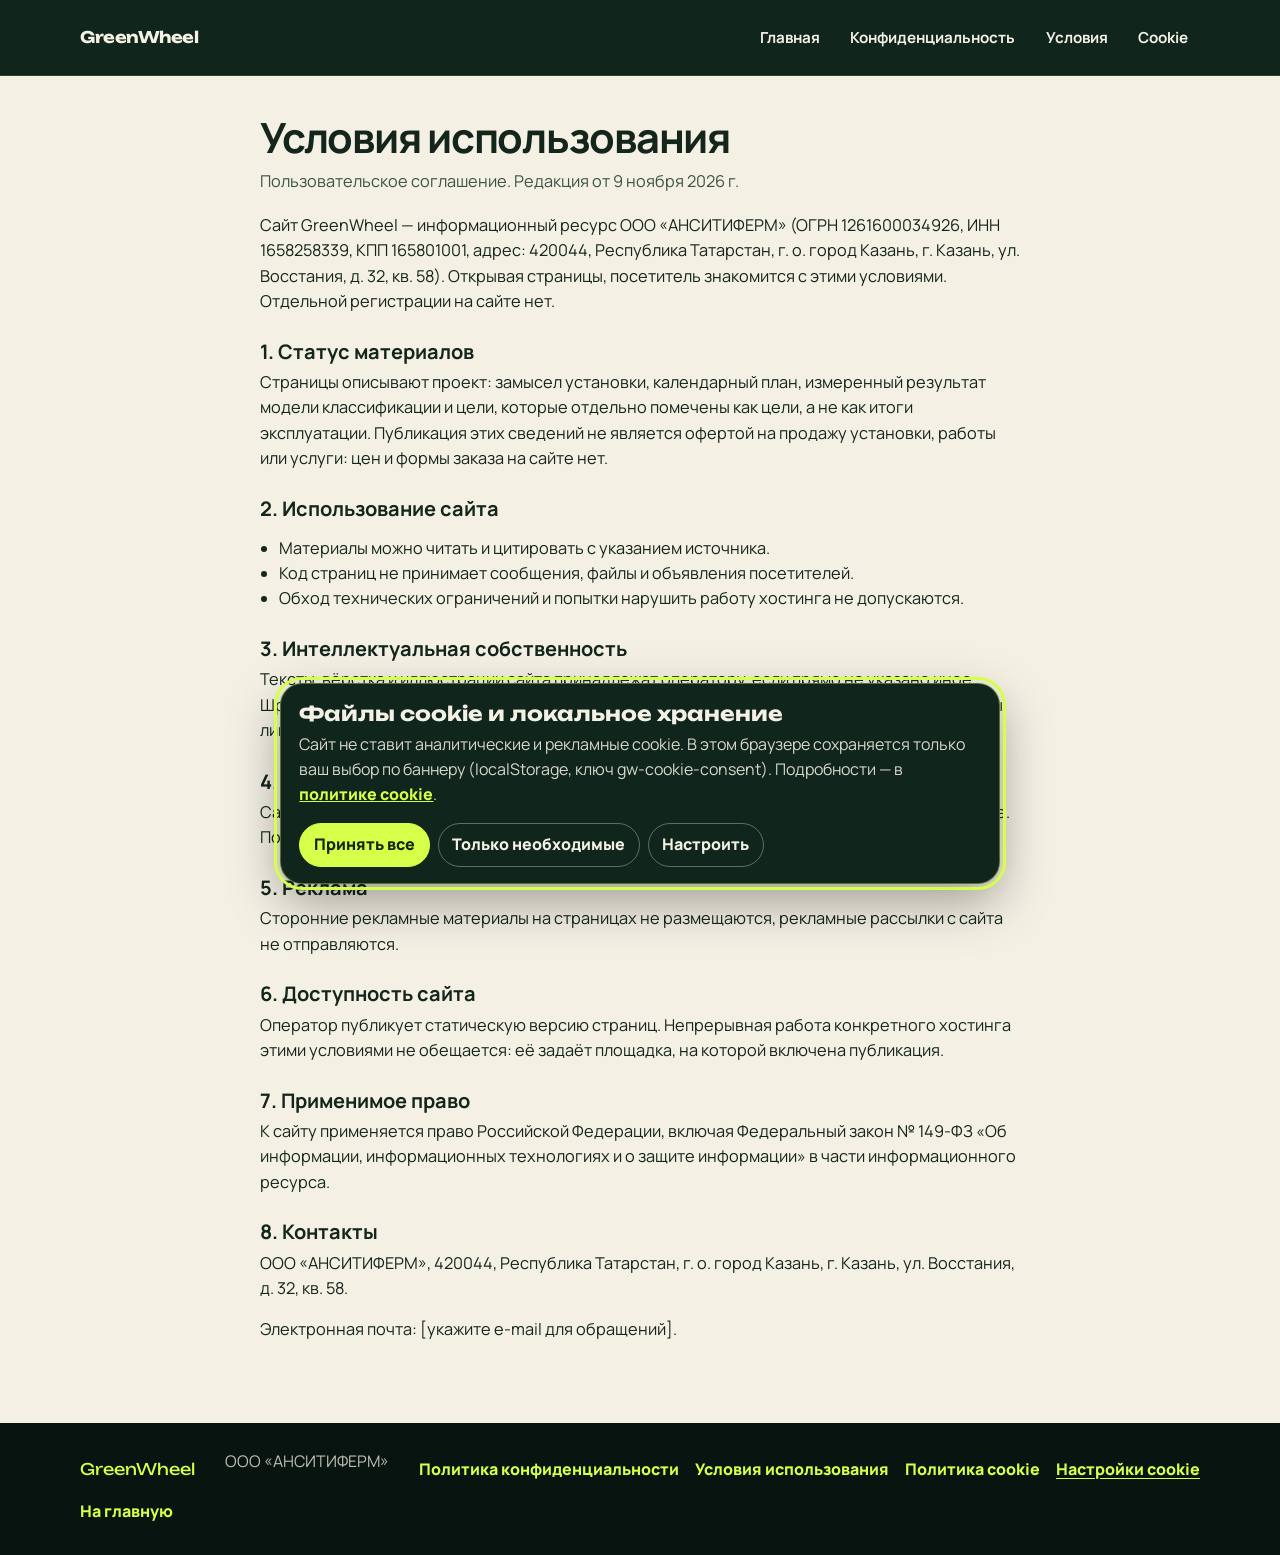
<file: terms.html>
<!DOCTYPE html>
<html lang="ru">
<head>
  <meta charset="utf-8">
  <meta name="viewport" content="width=device-width, initial-scale=1">
  <title>Условия использования — GreenWheel</title>
  <meta name="description" content="Пользовательское соглашение информационного сайта GreenWheel. Оператор — ООО «АНСИТИФЕРМ».">
  <meta property="og:title" content="Условия использования — GreenWheel">
  <meta property="og:description" content="Правила использования информационного сайта GreenWheel.">
  <meta property="og:type" content="website">
  <meta property="og:url" content="https://whoviski.github.io/greenwheel-site/terms.html">
  <meta property="og:locale" content="ru_RU">
  <link rel="canonical" href="https://whoviski.github.io/greenwheel-site/terms.html">
  <link rel="icon" href="favicon.svg" type="image/svg+xml">
  <link rel="stylesheet" href="css/style.css">
</head>
<body class="legal-page">
  <a class="skip-link" href="#content">К содержанию</a>
  <header class="site-header">
    <nav class="nav" aria-label="Документы">
      <a class="logo" href="index.html"><span>GreenWheel</span></a>
      <ul class="menu legal-menu">
        <li><a href="index.html">Главная</a></li>
        <li><a href="privacy.html">Конфиденциальность</a></li>
        <li><a href="terms.html" aria-current="page">Условия</a></li>
        <li><a href="cookies.html">Cookie</a></li>
      </ul>
    </nav>
  </header>
  <main id="content" class="legal-doc">
    <h1>Условия использования</h1>
    <p class="edition">Пользовательское соглашение. Редакция от 9 ноября 2026 г.</p>
    <p>Сайт GreenWheel — информационный ресурс ООО «АНСИТИФЕРМ» (ОГРН 1261600034926, ИНН 1658258339, КПП 165801001, адрес: 420044, Республика Татарстан, г. о. город Казань, г. Казань, ул. Восстания, д. 32, кв. 58). Открывая страницы, посетитель знакомится с этими условиями. Отдельной регистрации на сайте нет.</p>

    <h2>1. Статус материалов</h2>
    <p>Страницы описывают проект: замысел установки, календарный план, измеренный результат модели классификации и цели, которые отдельно помечены как цели, а не как итоги эксплуатации. Публикация этих сведений не является офертой на продажу установки, работы или услуги: цен и формы заказа на сайте нет.</p>

    <h2>2. Использование сайта</h2>
    <ul>
      <li>Материалы можно читать и цитировать с указанием источника.</li>
      <li>Код страниц не принимает сообщения, файлы и объявления посетителей.</li>
      <li>Обход технических ограничений и попытки нарушить работу хостинга не допускаются.</li>
    </ul>

    <h2>3. Интеллектуальная собственность</h2>
    <p>Тексты, вёрстка и иллюстрации сайта принадлежат оператору, если прямо не указано иное. Шрифты Manrope и Unbounded распространяются на условиях SIL Open Font License 1.1; тексты лицензий лежат в файлах <code>fonts/OFL.txt</code> и <code>fonts/OFL-unbounded.txt</code>.</p>

    <h2>4. Персональные данные и cookie</h2>
    <p>Сайт не собирает анкетные данные: форм нет. Выбор в баннере согласия хранится в браузере. Подробности — в <a href="privacy.html">политике конфиденциальности</a> и <a href="cookies.html">политике cookie</a>.</p>

    <h2>5. Реклама</h2>
    <p>Сторонние рекламные материалы на страницах не размещаются, рекламные рассылки с сайта не отправляются.</p>

    <h2>6. Доступность сайта</h2>
    <p>Оператор публикует статическую версию страниц. Непрерывная работа конкретного хостинга этими условиями не обещается: её задаёт площадка, на которой включена публикация.</p>

    <h2>7. Применимое право</h2>
    <p>К сайту применяется право Российской Федерации, включая Федеральный закон № 149-ФЗ «Об информации, информационных технологиях и о защите информации» в части информационного ресурса.</p>

    <h2>8. Контакты</h2>
    <p>ООО «АНСИТИФЕРМ», 420044, Республика Татарстан, г. о. город Казань, г. Казань, ул. Восстания, д. 32, кв. 58.</p>
    <p>Электронная почта: [укажите e-mail для обращений].</p>
  </main>
  <footer class="site-footer">
    <div class="container footer-grid">
      <p class="footer-brand">GreenWheel</p>
      <p>ООО «АНСИТИФЕРМ»</p>
      <nav class="footer-legal" aria-label="Правовые документы">
        <a href="privacy.html">Политика конфиденциальности</a>
        <a href="terms.html">Условия использования</a>
        <a href="cookies.html">Политика cookie</a>
        <button type="button" class="cookie-settings">Настройки cookie</button>
      </nav>
      <a href="index.html">На главную</a>
    </div>
  </footer>
  <script src="js/consent.js"></script>
</body>
</html>
</file>
<file: css/style.css>
@font-face {
  font-family: "Manrope";
  font-style: normal;
  font-weight: 200 800;
  font-display: swap;
  src: url("../fonts/manrope.woff2") format("woff2");
}

@font-face {
  font-family: "Unbounded";
  font-style: normal;
  font-weight: 200 900;
  font-display: swap;
  src: url("../fonts/unbounded.woff2") format("woff2");
}

:root {
  --ink: #14261c;
  --ink-soft: #3c5348;
  --cream: #f4f0e4;
  --paper: #fffdf8;
  --forest: #0c3b2e;
  --forest-deep: #071910;
  --leaf: #1f8a4c;
  --lime: #d6ff4a;
  --mint: #e7f8d8;
  --amber: #ffc857;
  --coral: #ff7a59;
  --teal: #1aa6a6;
  --blue: #2f6fed;
  --rose: #e56b8d;
  --line: rgba(20, 38, 28, 0.12);
  --shadow: 0 18px 40px rgba(12, 40, 28, 0.12);
  --radius: 22px;
  --nav-h: 76px;
  --display: "Unbounded", "Manrope", "Segoe UI", sans-serif;
  --sans: "Manrope", "Segoe UI", "Noto Sans", sans-serif;
  --mono: ui-monospace, "Cascadia Code", "Segoe UI Mono", monospace;
}

*,
*::before,
*::after {
  box-sizing: border-box;
}

html {
  scroll-behavior: smooth;
  overflow-x: clip;
}

body {
  margin: 0;
  font-family: var(--sans);
  color: var(--ink);
  background: var(--cream);
  line-height: 1.55;
  overflow-x: clip;
}

img,
svg,
canvas {
  max-width: 100%;
}

h1, h2, h3, p {
  margin-top: 0;
}

h1, h2, h3 {
  line-height: 1.15;
  font-family: var(--display);
  font-weight: 700;
}

a {
  color: inherit;
}

button,
a {
  -webkit-tap-highlight-color: transparent;
}

:focus-visible {
  outline: 3px solid var(--lime);
  outline-offset: 3px;
}

.section-concept :focus-visible,
.section-ai :focus-visible,
.section-goals :focus-visible {
  outline-color: var(--forest);
}

.sr-only {
  position: absolute;
  width: 1px;
  height: 1px;
  padding: 0;
  margin: -1px;
  overflow: hidden;
  clip: rect(0, 0, 0, 0);
  white-space: nowrap;
  border: 0;
}

.skip-link {
  position: absolute;
  left: 1rem;
  top: -4rem;
  z-index: 20;
  background: var(--lime);
  color: var(--ink);
  padding: 0.6rem 0.9rem;
  border-radius: 999px;
  font-weight: 700;
  text-decoration: none;
}

.skip-link:focus {
  top: 0.6rem;
}

.scroll-progress {
  position: fixed;
  inset: 0 0 auto 0;
  height: 4px;
  z-index: 30;
  background: transparent;
  pointer-events: none;
}

.scroll-progress span {
  display: block;
  height: 100%;
  width: 100%;
  transform: scaleX(0);
  transform-origin: 0 50%;
  background: linear-gradient(90deg, var(--lime), var(--amber), var(--coral));
}

.container {
  width: min(1120px, calc(100% - 2rem));
  margin-inline: auto;
}

.site-header {
  position: sticky;
  top: 0;
  z-index: 15;
  height: var(--nav-h);
}

.nav {
  height: 100%;
  display: flex;
  align-items: center;
  justify-content: space-between;
  gap: 1rem;
  width: min(1120px, calc(100% - 2rem));
  margin-inline: auto;
}

.site-header {
  background: #10261c;
  color: var(--cream);
  border-bottom: 1px solid rgba(214, 255, 74, 0.14);
  transition: background 0.2s ease, box-shadow 0.2s ease;
}

.site-header.is-scrolled {
  background: #0c1f17;
  box-shadow: 0 10px 28px rgba(0, 0, 0, 0.22);
}

.logo {
  display: inline-flex;
  align-items: center;
  gap: 0.65rem;
  text-decoration: none;
  font-family: var(--display);
  font-weight: 700;
  letter-spacing: -0.03em;
}

.logo-mark {
  width: 36px;
  height: 36px;
  color: var(--lime);
}

.logo-spin {
  transform-origin: 18px 18px;
  animation: spin 18s linear infinite;
}

.menu {
  display: flex;
  gap: 0.4rem;
  list-style: none;
  margin: 0;
  padding: 0;
}

.menu a {
  display: inline-block;
  text-decoration: none;
  font-weight: 700;
  font-size: 0.95rem;
  padding: 0.45rem 0.75rem;
  border-radius: 999px;
  transition: background 0.2s ease, color 0.2s ease, transform 0.2s ease;
}

.menu a:hover,
.menu a.is-active {
  background: rgba(214, 255, 74, 0.16);
  color: var(--lime);
}

.nav-toggle {
  display: none;
  width: 46px;
  height: 46px;
  border-radius: 14px;
  border: 1px solid rgba(214, 255, 74, 0.35);
  background: transparent;
  color: inherit;
  cursor: pointer;
}

.nav-toggle-bars,
.nav-toggle-bars::before,
.nav-toggle-bars::after {
  display: block;
  width: 18px;
  height: 2px;
  background: var(--cream);
  position: relative;
  margin: 0 auto;
  border-radius: 2px;
}

.nav-toggle-bars::before,
.nav-toggle-bars::after {
  content: "";
  position: absolute;
  left: 0;
}

.nav-toggle-bars::before { top: -6px; }
.nav-toggle-bars::after { top: 6px; }

.hero {
  position: relative;
  color: var(--cream);
  background: linear-gradient(165deg, #071910 0%, #0e3a2c 48%, #14523a 100%);
  padding: 2.2rem 0 4.5rem;
  overflow: hidden;
  min-height: calc(100vh - var(--nav-h));
}

.hero-bg {
  position: absolute;
  inset: 0;
  pointer-events: none;
}

.blob {
  position: absolute;
  border-radius: 50%;
  filter: blur(8px);
  opacity: 0.85;
  transform: translate(var(--mx, 0), var(--my, 0));
  transition: transform 0.4s ease-out;
}

.blob-a {
  width: 420px;
  height: 420px;
  left: -80px;
  top: -60px;
  background: radial-gradient(circle, rgba(214, 255, 74, 0.45), transparent 68%);
  animation: floaty 9s ease-in-out infinite;
}

.blob-b {
  width: 380px;
  height: 380px;
  right: -40px;
  top: 10%;
  background: radial-gradient(circle, rgba(255, 200, 87, 0.38), transparent 68%);
  animation: floaty 11s ease-in-out infinite reverse;
}

.blob-c {
  width: 340px;
  height: 340px;
  right: 18%;
  bottom: -80px;
  background: radial-gradient(circle, rgba(26, 166, 166, 0.4), transparent 70%);
  animation: floaty 13s ease-in-out infinite;
}

.hero-grid {
  position: relative;
  display: grid;
  grid-template-columns: minmax(0, 1.05fr) minmax(0, 0.95fr);
  gap: 2rem 2.5rem;
  align-items: center;
}

.eyebrow,
.kicker {
  font-weight: 800;
  letter-spacing: 0.08em;
  text-transform: uppercase;
  font-size: 0.78rem;
  color: var(--lime);
  margin-bottom: 0.8rem;
}

.hero-copy {
  min-width: 0;
  container-type: inline-size;
}

.hero h1 {
  font-size: clamp(2.55rem, 11.2cqi, 4.25rem);
  letter-spacing: -0.045em;
  margin-bottom: 0.8rem;
}

.gradient-text {
  color: var(--lime);
}

@supports ((-webkit-background-clip: text) or (background-clip: text)) {
  .gradient-text {
    background: linear-gradient(105deg, #f4ffc4 0%, #d6ff4a 35%, #8dffcf 62%, #ffc857 100%);
    -webkit-background-clip: text;
    background-clip: text;
    color: transparent;
  }
}

.lead {
  font-size: clamp(1.08rem, 2vw, 1.35rem);
  max-width: 38rem;
  color: #f7f3e6;
}

.byline,
.support {
  color: rgba(244, 240, 228, 0.86);
  max-width: 40rem;
}

.byline {
  font-weight: 700;
}

.contract {
  font-family: var(--mono);
  font-size: 0.92em;
  letter-spacing: 0.01em;
}

.hero-actions {
  display: flex;
  flex-wrap: wrap;
  gap: 0.75rem;
  margin: 1.4rem 0 1rem;
}

.btn {
  display: inline-flex;
  align-items: center;
  justify-content: center;
  gap: 0.4rem;
  text-decoration: none;
  border-radius: 999px;
  padding: 0.85rem 1.2rem;
  font-weight: 800;
  font-family: inherit;
  font-size: 0.98rem;
  border: 1px solid transparent;
  cursor: pointer;
  transition: transform 0.2s ease, background 0.2s ease, box-shadow 0.2s ease;
}

.btn:hover {
  transform: translateY(-2px);
}

.btn-primary {
  background: linear-gradient(100deg, var(--lime), #b6f562 40%, var(--amber));
  color: #14240c;
  box-shadow: 0 10px 24px rgba(214, 255, 74, 0.25);
}

.btn-primary:hover {
  box-shadow: 0 16px 30px rgba(214, 255, 74, 0.32);
}

.btn-ghost {
  background: transparent;
  color: var(--cream);
  border-color: rgba(244, 240, 228, 0.35);
}

.btn-ghost:hover {
  background: rgba(255, 255, 255, 0.08);
}

.btn-small {
  padding: 0.5rem 0.9rem;
  font-size: 0.88rem;
}

.pills {
  display: flex;
  flex-wrap: wrap;
  gap: 0.5rem;
  list-style: none;
  padding: 0;
  margin: 0;
}

.pills li {
  border: 1px solid rgba(214, 255, 74, 0.4);
  background: rgba(214, 255, 74, 0.08);
  color: #e9ffb8;
  border-radius: 999px;
  padding: 0.35rem 0.75rem;
  font-weight: 700;
  font-size: 0.88rem;
}

.hero-visual {
  display: flex;
  flex-direction: column;
  align-items: center;
  gap: 0.85rem;
}

.cabinet {
  width: min(100%, 500px);
}

.cabinet-shell {
  position: relative;
  padding: 16px;
  border-radius: 28px;
  perspective: 1400px;
  background:
    linear-gradient(180deg, rgba(214, 255, 74, 0.28), transparent 22%),
    linear-gradient(165deg, #1e5340, #10281d 58%, #08140f);
  box-shadow:
    0 22px 48px rgba(0, 0, 0, 0.28),
    inset 0 0 0 2px rgba(214, 255, 74, 0.32);
}

.cabinet-interior {
  position: relative;
  aspect-ratio: 1;
  border-radius: 18px;
  overflow: hidden;
  background: radial-gradient(circle at 50% 42%, rgba(214, 255, 74, 0.16), #07140f 70%);
  box-shadow: inset 0 0 0 1px rgba(255, 255, 255, 0.06);
}

.cabinet-door {
  position: absolute;
  inset: 16px;
  z-index: 3;
  display: flex;
  align-items: center;
  justify-content: center;
  padding: 0;
  border: 1px solid rgba(214, 255, 74, 0.5);
  border-radius: 18px;
  color: var(--cream);
  background:
    linear-gradient(180deg, rgba(255, 255, 255, 0.1), transparent 28%),
    linear-gradient(155deg, #2a7354 0%, #164832 42%, #0d281c 100%);
  box-shadow: inset 0 0 0 8px rgba(8, 22, 16, 0.28);
  transform-origin: right center;
  cursor: pointer;
  animation: swing-open 1.15s 0.55s cubic-bezier(.55, .05, .25, 1) forwards;
}

.cabinet-door-copy,
.cabinet-handle {
  pointer-events: none;
  animation: fade-door-copy 1.15s 0.55s linear forwards;
}

.js .cabinet-door-copy,
.js .cabinet-handle {
  animation: none;
  transition: opacity 0.25s ease;
}

.js .cabinet.is-open .cabinet-door-copy,
.js .cabinet.is-open .cabinet-handle {
  opacity: 0;
}

.cabinet-door-copy {
  display: grid;
  gap: 0.35rem;
  justify-items: center;
}

.cabinet-kicker {
  font-size: 0.78rem;
  font-weight: 800;
  letter-spacing: 0.14em;
  text-transform: uppercase;
  color: var(--lime);
}

.cabinet-brand {
  font-family: var(--display);
  font-size: clamp(1.4rem, 3vw, 1.8rem);
  letter-spacing: -0.04em;
}

.cabinet-handle {
  position: absolute;
  top: 50%;
  left: 18px;
  width: 12px;
  height: 72px;
  border-radius: 999px;
  background: linear-gradient(#ffe7a8, #e39b2e);
  transform: translateY(-50%);
  box-shadow: 0 6px 14px rgba(0, 0, 0, 0.25);
  pointer-events: none;
}

.js .cabinet-door {
  animation: none;
  transition: transform 1.05s cubic-bezier(.55, .05, .25, 1);
}

.js .cabinet.is-open .cabinet-door {
  transform: rotateY(108deg);
  pointer-events: none;
}

.wheel-wrap {
  position: relative;
  width: 100%;
  height: 100%;
}

.wheel-svg,
#wheel {
  position: absolute;
  inset: 0;
  width: 100%;
  height: 100%;
}

#wheel {
  display: none;
}

.wheel-wrap.is-live #wheel {
  display: block;
  cursor: pointer;
}

.wheel-wrap.is-live .wheel-svg {
  visibility: hidden;
}

.spin {
  transform-origin: 100px 100px;
  animation: spin 32s linear infinite;
}

.wheel-tip {
  position: absolute;
  transform: translate(-50%, calc(-100% - 10px));
  background: #f7f3e6;
  color: var(--ink);
  font-weight: 800;
  font-size: 0.85rem;
  padding: 0.35rem 0.6rem;
  border-radius: 999px;
  pointer-events: none;
  box-shadow: var(--shadow);
  white-space: nowrap;
}

.wheel-controls,
.tray-picker {
  display: none;
}

.js .wheel-controls,
.js .tray-picker {
  display: flex;
}

.wheel-controls {
  gap: 0.5rem;
  flex-wrap: wrap;
  justify-content: center;
}

.wheel-caption {
  margin: 0;
  text-align: center;
  max-width: 36rem;
  color: rgba(244, 240, 228, 0.82);
  font-size: 0.95rem;
}

.tray-picker {
  flex-wrap: wrap;
  justify-content: center;
  gap: 0.4rem;
  width: min(100%, 540px);
}

.tray-picker button {
  font: inherit;
  font-weight: 800;
  font-size: 0.82rem;
  color: var(--cream);
  background: rgba(255, 255, 255, 0.04);
  border: 1px solid rgba(244, 240, 228, 0.28);
  border-radius: 999px;
  padding: 0.4rem 0.7rem;
  cursor: pointer;
  transition: background 0.2s ease, transform 0.2s ease, border-color 0.2s ease;
}

.tray-picker button:hover,
.tray-picker button.is-selected {
  background: var(--lime);
  color: #14240c;
  border-color: var(--lime);
  transform: translateY(-2px);
}

.section {
  padding: 5rem 0;
  scroll-margin-top: calc(var(--nav-h) + 12px);
}

.section-head {
  max-width: 44rem;
  margin-bottom: 2rem;
}

.section h2 {
  font-size: clamp(2rem, 4vw, 3.2rem);
  letter-spacing: -0.04em;
  margin-bottom: 0.8rem;
}

.section-lead {
  font-size: 1.08rem;
  color: var(--ink-soft);
  margin-bottom: 0;
}

.kicker {
  color: var(--leaf);
}

.cards {
  list-style: none;
  padding: 0;
  margin: 0;
  display: grid;
  grid-template-columns: repeat(3, minmax(0, 1fr));
  gap: 1rem;
}

.card {
  position: relative;
  overflow: hidden;
  background: var(--paper);
  border-radius: var(--radius);
  padding: 1.25rem 1.2rem 1.3rem;
  border: 1px solid var(--line);
  box-shadow: 0 1px 0 rgba(255, 255, 255, 0.7) inset;
  transition: transform 0.25s ease, box-shadow 0.25s ease, border-color 0.25s ease;
}

.card::after {
  content: "";
  position: absolute;
  inset: 0;
  background: linear-gradient(115deg, transparent 30%, rgba(255, 255, 255, 0.55), transparent 70%);
  transform: translateX(-130%);
  pointer-events: none;
  transition: transform 0.7s ease;
}

.card:hover {
  transform: translateY(-8px);
  box-shadow: var(--shadow);
  border-color: transparent;
}

.card:hover::after {
  transform: translateX(130%);
  transition: transform 0.7s ease;
}

.card h3 {
  font-family: var(--sans);
  font-size: 1.15rem;
  margin-bottom: 0.4rem;
}

.card p {
  margin-bottom: 0;
  color: var(--ink-soft);
}

.icon {
  width: 52px;
  height: 52px;
  border-radius: 16px;
  display: grid;
  place-items: center;
  margin-bottom: 0.9rem;
  transition: transform 0.25s ease;
}

.card:hover .icon {
  transform: rotate(-8deg) scale(1.06);
}

.icon svg {
  width: 30px;
  height: 30px;
}

.icon-lime { background: #e9ffbf; color: #3d6b00; }
.icon-teal { background: #d5f6f4; color: #0c6e6e; }
.icon-amber { background: #fff1cc; color: #8a5a00; }
.icon-coral { background: #ffe1d8; color: #a33b22; }
.icon-blue { background: #e0e9ff; color: #1d4ed0; }
.icon-rose { background: #ffe0ea; color: #a33b5c; }

.section-roadmap {
  background:
    radial-gradient(circle at 10% 10%, rgba(214, 255, 74, 0.16), transparent 32%),
    radial-gradient(circle at 90% 80%, rgba(255, 122, 89, 0.16), transparent 28%),
    var(--forest-deep);
  color: var(--cream);
}

.section-roadmap .section-lead,
.section-roadmap .kicker {
  color: rgba(244, 240, 228, 0.78);
}

.section-roadmap .kicker {
  color: var(--lime);
}

.filters {
  display: flex;
  flex-wrap: wrap;
  gap: 0.5rem;
  margin-bottom: 1.4rem;
}

.filters button {
  font: inherit;
  font-weight: 800;
  color: var(--cream);
  background: transparent;
  border: 1px solid rgba(244, 240, 228, 0.28);
  border-radius: 999px;
  padding: 0.5rem 0.9rem;
  cursor: pointer;
  transition: background 0.2s ease, color 0.2s ease, transform 0.2s ease;
}

.filters button:hover {
  transform: translateY(-2px);
}

.filters button.is-active {
  background: var(--lime);
  color: #14240c;
  border-color: var(--lime);
}

.timeline {
  display: grid;
  gap: 1rem;
}

.stage {
  background: rgba(255, 255, 255, 0.04);
  border: 1px solid rgba(214, 255, 74, 0.16);
  border-radius: 28px;
  padding: 1.3rem 1.3rem 1.1rem;
  transition: border-color 0.2s ease, transform 0.2s ease;
}

.stage:hover {
  border-color: rgba(214, 255, 74, 0.45);
}

.stage-head {
  display: flex;
  flex-wrap: wrap;
  gap: 0.6rem 1rem;
  align-items: center;
  margin-bottom: 0.7rem;
}

.stage-index {
  font-family: var(--display);
  font-weight: 700;
  margin: 0;
}

.stage-dates {
  margin: 0;
  font-family: var(--mono);
  font-size: 0.92rem;
  color: var(--amber);
}

.stage h3 {
  font-family: var(--sans);
  font-size: 1.35rem;
  margin-bottom: 0.35rem;
}

.tasks {
  list-style: none;
  padding: 0;
  margin: 0.4rem 0 0;
  display: grid;
  gap: 0.45rem;
}

.tasks li {
  display: flex;
  justify-content: space-between;
  align-items: center;
  gap: 1rem;
  padding: 0.75rem 0.85rem;
  border-radius: 16px;
  background: rgba(7, 25, 16, 0.45);
  transition: transform 0.2s ease, background 0.2s ease;
}

.tasks li:hover {
  transform: translateX(6px);
  background: rgba(214, 255, 74, 0.08);
}

.task-name {
  font-weight: 700;
}

.badge {
  display: inline-flex;
  align-items: center;
  gap: 0.4rem;
  margin: 0;
  border-radius: 999px;
  padding: 0.25rem 0.65rem;
  font-weight: 800;
  font-size: 0.78rem;
  letter-spacing: 0.02em;
  white-space: nowrap;
}

.badge-done {
  background: var(--lime);
  color: #173000;
}

.badge-active {
  background: #ffe3a3;
  color: #5c3b00;
}

.badge-active i {
  width: 0.5rem;
  height: 0.5rem;
  border-radius: 50%;
  background: #e09000;
  animation: pulse 1.4s ease-in-out infinite;
}

.badge-planned {
  background: transparent;
  color: #f7f3e6;
  border: 1px solid rgba(247, 243, 230, 0.45);
}

.section-ai .badge-planned {
  color: var(--ink);
  border-color: rgba(20, 38, 28, 0.3);
}

.filter-empty {
  margin-top: 1rem;
  font-weight: 700;
}

.is-hidden {
  display: none !important;
}

.section-ai {
  background:
    linear-gradient(180deg, #f7f3e8 0%, #e7f8dc 55%, #f7f3e8 100%);
}

.ai-grid {
  display: grid;
  grid-template-columns: minmax(0, 1.05fr) minmax(0, 0.95fr);
  gap: 1rem;
  align-items: stretch;
}

.ai-result,
.plan-card,
.goal-card {
  background: var(--paper);
  border-radius: 28px;
  border: 1px solid var(--line);
  box-shadow: var(--shadow);
}

.ai-result {
  padding: 1.5rem 1.4rem 1.3rem;
}

.accuracy {
  font-family: var(--display);
  font-size: clamp(4rem, 8vw, 6.4rem);
  letter-spacing: -0.06em;
  line-height: 0.9;
  margin-bottom: 0.6rem;
  background: linear-gradient(100deg, #0e3a2c, #1f8a4c 55%, #0c6e6e);
  -webkit-background-clip: text;
  background-clip: text;
  color: #0e3a2c;
}

@supports ((-webkit-background-clip: text) or (background-clip: text)) {
  .accuracy {
    color: transparent;
  }
}

.model-line {
  margin: -0.15rem 0 0.7rem;
  font-weight: 700;
  color: var(--ink-soft);
}

.accuracy-note {
  font-size: 1.05rem;
}

.dataset-facts {
  margin: 1rem 0 0;
  display: grid;
  gap: 0.7rem;
}

.dataset-facts div {
  margin: 0;
}

.dataset-facts dt {
  font-size: 0.75rem;
  font-weight: 800;
  letter-spacing: 0.06em;
  text-transform: uppercase;
  color: var(--leaf);
}

.dataset-facts dd {
  margin: 0.15rem 0 0;
}

.dataset-facts a {
  color: #0e3a2c;
  font-weight: 800;
}

.dataset-facts a:hover {
  color: #1f8a4c;
}

.bar {
  margin: 1.2rem 0 0.7rem;
}

.bar-track {
  position: relative;
  height: 18px;
  border-radius: 999px;
  background: #e5eee4;
}

.bar-fill {
  width: 0;
  height: 100%;
  border-radius: inherit;
  background: linear-gradient(90deg, #1f8a4c, #d6ff4a);
  transition: width 1.1s cubic-bezier(.2, .7, .2, 1);
}

.ai-result.is-visible .bar-fill {
  width: var(--target-width);
}

.bar-mark {
  position: absolute;
  top: -5px;
  width: 3px;
  height: 28px;
  background: var(--coral);
  border-radius: 2px;
  transform: translateX(-50%);
}

.bar-scale {
  position: relative;
  display: flex;
  justify-content: space-between;
  margin-top: 0.4rem;
  font-family: var(--mono);
  font-size: 0.8rem;
  color: var(--ink-soft);
}

.bar-scale-target {
  position: absolute;
  left: 70%;
  transform: translateX(-50%);
  color: var(--coral);
  font-weight: 700;
}

.fine {
  color: var(--ink-soft);
  font-size: 0.92rem;
  margin-bottom: 0;
}

.ai-planned {
  display: grid;
  gap: 0.8rem;
}

.plan-card {
  padding: 1.1rem 1.15rem 1.15rem;
  transition: transform 0.25s ease, box-shadow 0.25s ease;
}

.plan-card:hover {
  transform: translateY(-6px) rotate(-0.4deg);
  box-shadow: 0 22px 40px rgba(12, 40, 28, 0.16);
}

.plan-card h3 {
  font-family: var(--sans);
  margin: 0.55rem 0 0.3rem;
}

.plan-card p:last-child {
  margin-bottom: 0;
  color: var(--ink-soft);
}

.section-goals {
  background:
    linear-gradient(135deg, #ff8a5b 0%, #ffc857 52%, #d6ff4a 100%);
  color: #2a140c;
}

.section-goals .kicker,
.section-goals .section-lead {
  color: #3d1c10;
}

.goal-disclaimer {
  font-weight: 700;
  background: rgba(255, 253, 248, 0.55);
  border-radius: 18px;
  padding: 0.9rem 1rem;
}

.goal-grid {
  display: grid;
  grid-template-columns: 1fr 1fr;
  gap: 1rem;
}

.goal-card {
  padding: 1.4rem 1.3rem 1.35rem;
  position: relative;
  overflow: hidden;
  transition: transform 0.25s ease;
}

.goal-card:hover {
  transform: translateY(-8px) rotate(-0.6deg);
}

.goal-card:nth-child(2):hover {
  transform: translateY(-8px) rotate(0.6deg);
}

.stamp {
  display: inline-block;
  margin: 0 0 0.8rem;
  font-weight: 800;
  letter-spacing: 0.14em;
  text-transform: uppercase;
  font-size: 0.75rem;
  color: #a33b22;
  border: 2px solid #ff7a59;
  border-radius: 8px;
  padding: 0.2rem 0.45rem;
  transform: rotate(-6deg);
}

.goal-card h3 {
  font-family: var(--sans);
  margin-bottom: 0.2rem;
}

.goal-figure {
  font-family: var(--display);
  font-size: clamp(2rem, 4vw, 3rem);
  letter-spacing: -0.04em;
  margin-bottom: 0.4rem;
}

.section-team {
  background:
    radial-gradient(circle at 80% 20%, rgba(214, 255, 74, 0.18), transparent 28%),
    radial-gradient(circle at 10% 80%, rgba(26, 166, 166, 0.2), transparent 26%),
    #10261c;
  color: var(--cream);
}

.section-team .kicker {
  color: var(--amber);
}

.company {
  font-family: var(--display);
  font-size: clamp(2.2rem, 6vw, 4.6rem);
  letter-spacing: -0.045em;
  line-height: 1.05;
  margin: 0.4rem 0 1rem;
}

.support-team {
  max-width: 40rem;
  color: rgba(244, 240, 228, 0.82);
}

.site-footer {
  background: #07140f;
  color: rgba(244, 240, 228, 0.78);
  padding: 1.6rem 0 2rem;
}

.footer-grid {
  display: flex;
  flex-wrap: wrap;
  gap: 0.6rem 1.4rem;
  align-items: center;
  justify-content: space-between;
}

.footer-brand {
  font-family: var(--display);
  color: var(--lime);
  margin: 0;
}

.site-footer a {
  color: var(--lime);
  font-weight: 800;
  text-decoration: none;
}

.site-footer a:hover {
  text-decoration: underline;
}

.js .reveal.prepare {
  opacity: 0;
  transform: translateY(24px);
}

.js .reveal.is-visible {
  opacity: 1;
  transform: none;
  transition: opacity 0.75s ease, transform 0.75s cubic-bezier(.2, .7, .2, 1);
  transition-delay: var(--d, 0ms);
}

@keyframes spin {
  to { transform: rotate(360deg); }
}

@keyframes swing-open {
  from { transform: rotateY(0deg); }
  to { transform: rotateY(108deg); }
}

@keyframes fade-door-copy {
  0%, 60% { opacity: 1; }
  100% { opacity: 0; }
}

@keyframes floaty {
  0%, 100% { translate: 0 0; }
  50% { translate: 0 18px; }
}

@keyframes pulse {
  0%, 100% { opacity: 1; transform: scale(1); }
  50% { opacity: 0.35; transform: scale(0.7); }
}

@media (max-width: 900px) {
  .hero h1 {
    font-size: clamp(2.6rem, 11.5vw, 3.2rem);
  }

  .hero-grid,
  .ai-grid,
  .goal-grid,
  .cards {
    grid-template-columns: 1fr;
  }

  .hero {
    min-height: 0;
    padding-top: 1.4rem;
  }

  .hero-visual {
    order: -1;
  }

  .nav-toggle {
    display: inline-grid;
    place-items: center;
  }

  .menu {
    position: fixed;
    inset: var(--nav-h) 0.8rem auto;
    display: none;
    flex-direction: column;
    padding: 0.7rem;
    background: #10261c;
    border: 1px solid rgba(214, 255, 74, 0.2);
    border-radius: 20px;
    box-shadow: var(--shadow);
  }

  .menu.is-open {
    display: flex;
  }

  .menu a {
    padding: 0.75rem 0.8rem;
  }
}

@media (max-width: 640px) {
  .tasks li {
    flex-direction: column;
    align-items: flex-start;
  }

  .section {
    padding: 3.4rem 0;
  }

  .footer-grid {
    flex-direction: column;
    align-items: flex-start;
  }
}

@media (prefers-reduced-motion: reduce) {
  html { scroll-behavior: auto; }

  *,
  *::before,
  *::after {
    animation: none !important;
    transition: none !important;
  }

  .js .reveal {
    opacity: 1;
    transform: none;
  }

  .ai-result .bar-fill {
    width: var(--target-width);
  }

  html:not(.js) .cabinet-door {
    transform: rotateY(108deg);
  }
}

.footer-legal {
  display: flex;
  flex-wrap: wrap;
  gap: 0.45rem 1rem;
  align-items: center;
}

.cookie-settings {
  background: none;
  border: 0;
  padding: 0;
  color: var(--lime);
  font: inherit;
  font-weight: 800;
  cursor: pointer;
  text-decoration: underline;
  text-underline-offset: 0.18em;
}

.cookie-banner {
  position: fixed;
  z-index: 40;
  left: 0;
  right: 0;
  bottom: 1rem;
  width: min(720px, calc(100% - 2rem));
  margin-inline: auto;
  max-height: min(78vh, 560px);
  overflow: auto;
  padding: 1.1rem 1.15rem 1rem;
  border-radius: 22px;
  background: #10261c;
  color: var(--cream);
  border: 1px solid rgba(214, 255, 74, 0.35);
  box-shadow: 0 18px 50px rgba(0, 0, 0, 0.35);
}

.cookie-banner h2 {
  font-family: var(--display);
  font-size: 1.25rem;
  margin: 0 0 0.45rem;
}

.cookie-banner p,
.cookie-banner label {
  color: rgba(244, 240, 228, 0.88);
}

.cookie-banner a {
  color: var(--lime);
  font-weight: 800;
}

.cookie-actions,
.cookie-panel-actions {
  display: flex;
  flex-wrap: wrap;
  gap: 0.5rem;
  margin-top: 0.85rem;
}

.cookie-banner button {
  font: inherit;
  font-weight: 800;
  border-radius: 999px;
  border: 1px solid rgba(244, 240, 228, 0.35);
  background: transparent;
  color: var(--cream);
  padding: 0.55rem 0.85rem;
  cursor: pointer;
}

.cookie-banner button:hover {
  background: rgba(255, 255, 255, 0.08);
}

.cookie-banner .cookie-primary {
  background: var(--lime);
  color: #14240c;
  border-color: var(--lime);
}

.cookie-panel {
  margin-top: 0.9rem;
  padding-top: 0.8rem;
  border-top: 1px solid rgba(214, 255, 74, 0.22);
}

.cookie-panel fieldset {
  margin: 0;
  padding: 0;
  border: 0;
  display: grid;
  gap: 0.65rem;
}

.cookie-panel legend {
  font-weight: 800;
  margin-bottom: 0.45rem;
}

.cookie-panel label {
  display: flex;
  gap: 0.55rem;
  align-items: flex-start;
}

.cookie-panel input {
  margin-top: 0.25rem;
}

.legal-page {
  background: var(--cream);
}

.legal-page .menu {
  flex-wrap: wrap;
}

.legal-doc {
  width: min(760px, calc(100% - 2rem));
  margin: 0 auto;
  padding: 2.4rem 0 4rem;
}

.legal-doc h1 {
  font-family: var(--sans);
  font-size: clamp(1.45rem, 6vw, 2.6rem);
  letter-spacing: -0.03em;
  margin-bottom: 0.4rem;
}

.legal-doc .edition {
  color: var(--ink-soft);
  margin-bottom: 1.2rem;
}

.legal-doc h2 {
  font-family: var(--sans);
  font-size: 1.25rem;
  margin: 1.6rem 0 0.45rem;
}

.legal-doc p,
.legal-doc li {
  font-size: 1.02rem;
}

.legal-doc a {
  color: #0e3a2c;
  font-weight: 800;
}

.legal-doc code {
  overflow-wrap: anywhere;
}

.legal-doc ul {
  padding-left: 1.2rem;
}

.legal-table-wrap {
  overflow-x: auto;
  margin: 0.8rem 0 1rem;
}

.legal-table {
  width: 100%;
  border-collapse: collapse;
  font-size: 0.95rem;
}

.legal-table th,
.legal-table td {
  border: 1px solid rgba(20, 38, 28, 0.16);
  padding: 0.55rem 0.6rem;
  text-align: left;
  vertical-align: top;
}

.legal-table th {
  background: #e7f3df;
}

@media (max-width: 900px) {
  .legal-page .nav {
    flex-wrap: wrap;
    height: auto;
    padding: 0.7rem 0;
  }

  .legal-page .site-header {
    height: auto;
  }

  .legal-page .menu {
    position: static;
    display: flex;
    flex-direction: row;
    flex-wrap: wrap;
    width: 100%;
    padding: 0;
    background: transparent;
    border: 0;
    box-shadow: none;
  }
}
</file>
